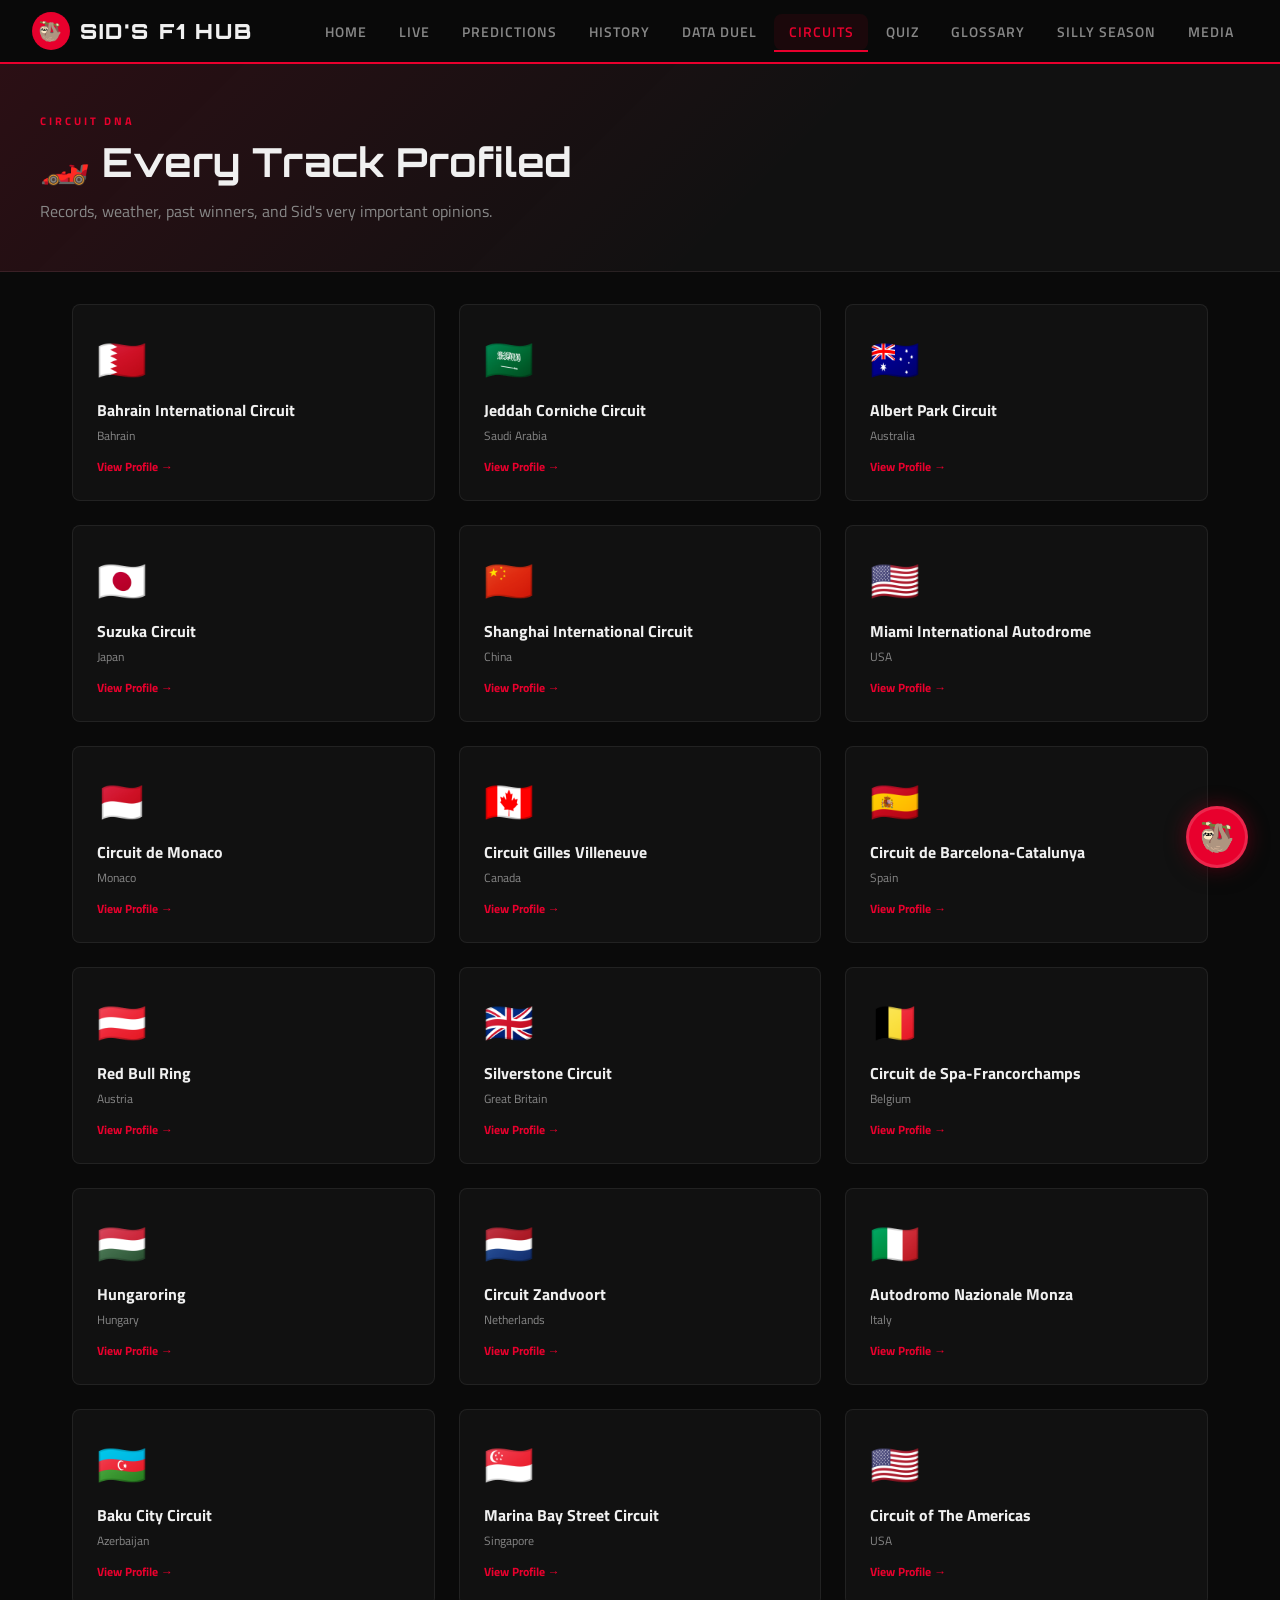
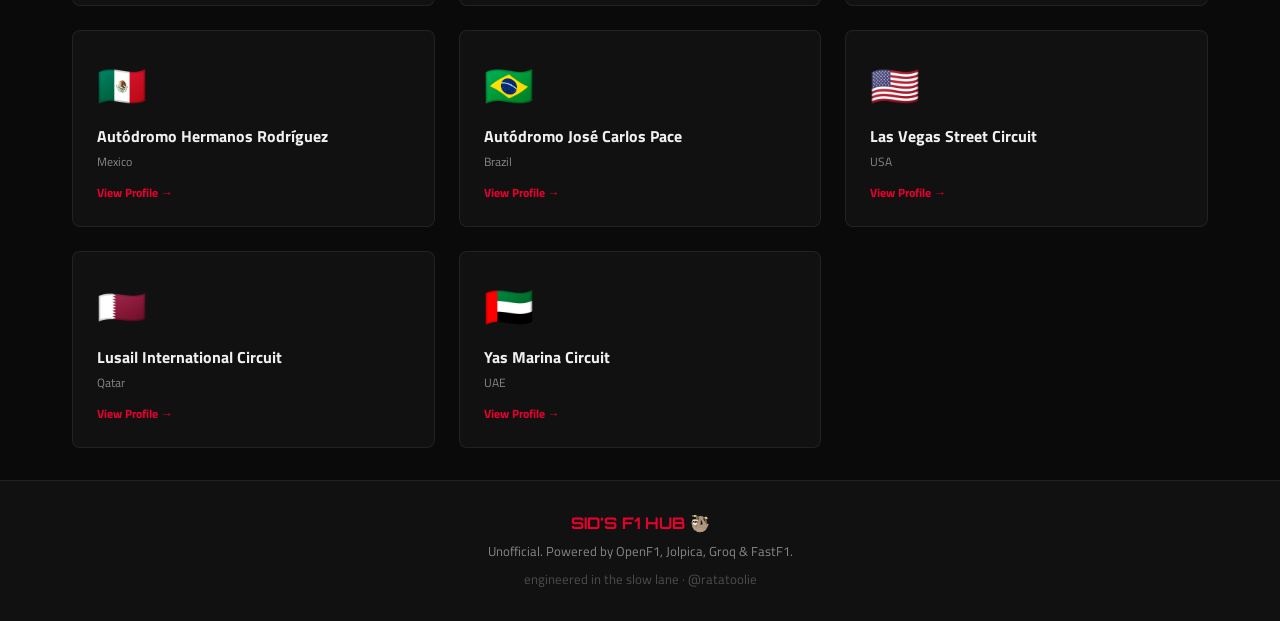
<file: frontend/pages/circuit.html>
<!DOCTYPE html>
<html lang="en">
<head>
  <meta charset="UTF-8" />
  <meta name="viewport" content="width=device-width, initial-scale=1.0" />
  <title>Circuits — SID'S F1 HUB</title>
  <link rel="stylesheet" href="../assets/css/main.css" />
  <link rel="icon" href="data:image/svg+xml,<svg xmlns='http://www.w3.org/2000/svg' viewBox='0 0 100 100'><text y='.9em' font-size='90'>🦥</text></svg>" />
</head>
<body>
<nav class="nav">
  <a href="../index.html" class="nav-logo"><div class="sid-icon-fallback">🦥</div>SID'S F1 HUB</a>
  <ul class="nav-links" id="navLinks">
    <li><a href="../index.html">Home</a></li>
    <li><a href="live.html">Live</a></li>
    <li><a href="predictions.html">Predictions</a></li>
    <li><a href="history.html">History</a></li>
    <li><a href="data-duel.html">Data Duel</a></li>
    <li><a href="circuit.html" class="active">Circuits</a></li>
    <li><a href="quiz.html">Quiz</a></li>
    <li><a href="glossary.html">Glossary</a></li>
    <li><a href="silly-season.html">Silly Season</a></li>
    <li><a href="media.html">Media</a></li>
  </ul>
  <button class="nav-burger" id="navBurger"><span></span><span></span><span></span></button>
</nav>

<div style="padding-top:64px;">
  <div style="background:linear-gradient(135deg,rgba(232,0,45,0.12),transparent 60%),var(--bg2);border-bottom:1px solid var(--border);padding:3rem 2rem;">
    <div style="max-width:1200px;margin:0 auto;">
      <div class="section-tag">Circuit DNA</div>
      <h1 class="section-title" style="font-size:2.5rem;margin-bottom:0.75rem;">🏎️ Every Track Profiled</h1>
      <p style="color:var(--text-dim);max-width:500px;">Records, weather, past winners, and Sid's very important opinions.</p>
    </div>
  </div>

  <!-- Circuit Grid -->
  <div id="circuitGrid" style="max-width:1200px;margin:0 auto;padding:2rem;">
    <div class="grid-auto" id="circuitCards"></div>
  </div>

  <!-- Circuit Detail -->
  <div id="circuitDetail" style="display:none;max-width:1100px;margin:0 auto;padding:2rem;">
    <button class="btn btn-ghost" onclick="closeDetail()" style="margin-bottom:1.5rem;">← All Circuits</button>

    <div style="display:flex;align-items:center;gap:1.5rem;flex-wrap:wrap;margin-bottom:2rem;">
      <div style="font-size:4rem;" id="detailFlag"></div>
      <div>
        <div class="section-tag" id="detailCountry"></div>
        <h2 class="section-title" style="font-size:2rem;" id="detailName"></h2>
      </div>
    </div>

    <div class="grid-4" style="gap:1rem;margin-bottom:2rem;" id="detailStats"></div>

    <div class="grid-2" style="gap:1.5rem;margin-bottom:2rem;">
      <!-- Weather -->
      <div class="card card-accent" id="detailWeatherCard" style="display:none;">
        <div class="section-tag" style="margin-bottom:0.75rem;">Current Weather at Circuit</div>
        <div style="display:flex;align-items:center;gap:1.5rem;flex-wrap:wrap;">
          <div>
            <div class="font-mono fw-900 text-red" style="font-size:2.5rem;" id="detailTemp">--°C</div>
            <div style="font-size:0.8rem;color:var(--text-dim);" id="detailWeatherDesc"></div>
          </div>
          <div style="display:flex;gap:1.5rem;">
            <div><div class="text-dim" style="font-size:0.7rem;text-transform:uppercase;letter-spacing:1px;">Wind</div><div class="font-mono fw-700" id="detailWind">--</div></div>
          </div>
        </div>
      </div>

      <!-- Sid's Take -->
      <div class="card" style="border-left:3px solid var(--red);">
        <div style="display:flex;gap:0.75rem;">
          <div style="font-size:1.5rem;flex-shrink:0;">🦥</div>
          <div>
            <div style="font-size:0.7rem;font-weight:700;letter-spacing:1px;text-transform:uppercase;color:var(--red);margin-bottom:0.4rem;">Sid's Take</div>
            <div style="font-size:0.88rem;font-style:italic;" id="detailSidQuote">Loading Sid's opinion...</div>
          </div>
        </div>
      </div>
    </div>

    <!-- Fun Fact -->
    <div class="card" style="margin-bottom:2rem;border-left:3px solid var(--gold);" id="detailFunFact" style="display:none;">
      <div style="font-size:0.7rem;font-weight:700;letter-spacing:1px;text-transform:uppercase;color:var(--gold);margin-bottom:0.5rem;">⭐ Fun Fact</div>
      <div id="detailFunFactText" style="font-size:0.9rem;"></div>
    </div>

    <!-- Past Winners -->
    <div class="card">
      <div class="section-tag" style="margin-bottom:1rem;">Past Race Winners</div>
      <div id="detailWinners">
        <div class="loading-state"><div class="spinner"></div></div>
      </div>
    </div>
  </div>
</div>

<footer>
  <div class="footer-logo">SID'S F1 HUB 🦥</div>
  <div>Unofficial. Powered by OpenF1, Jolpica, Groq & FastF1.</div>
  <div style="margin-top:0.5rem;opacity:0.5;">engineered in the slow lane · @ratatoolie</div>
</footer>

<div class="sid-chat-bubble">
  <div class="sid-chat-window" id="sidChatWindow">
    <div class="sid-chat-header">
      <div class="avatar"><div class="fallback">🦥</div></div>
      <div><div class="name">Sid the F1 Sloth</div><div class="status">Online</div></div>
    </div>
    <div class="sid-chat-msgs" id="sidMsgs">
      <div class="msg msg-sid">Monaco is basically my ice cave. Narrow, impossible to escape. Ask me anything! 🦥🏎️</div>
    </div>
    <div class="sid-chat-input">
      <input type="text" id="sidInput" placeholder="Ask Sid..." />
      <button id="sidSend"><svg viewBox="0 0 24 24"><path d="M2 21l21-9L2 3v7l15 2-15 2z"/></svg></button>
    </div>
  </div>
  <button class="sid-chat-toggle" id="sidChatToggle"><span class="fallback-face">🦥</span></button>
</div>

<script src="../assets/js/api.js"></script>
<script src="../assets/js/sid-chat.js"></script>
<script>
document.getElementById('navBurger').addEventListener('click', () => {
  document.getElementById('navLinks').classList.toggle('open');
});

const CIRCUITS_CLIENT = {
  bahrain:       { name: 'Bahrain International Circuit',   country: 'Bahrain',     flag: '🇧🇭' },
  saudi_arabia:  { name: 'Jeddah Corniche Circuit',         country: 'Saudi Arabia',flag: '🇸🇦' },
  australia:     { name: 'Albert Park Circuit',             country: 'Australia',   flag: '🇦🇺' },
  japan:         { name: 'Suzuka Circuit',                  country: 'Japan',       flag: '🇯🇵' },
  china:         { name: 'Shanghai International Circuit',  country: 'China',       flag: '🇨🇳' },
  miami:         { name: 'Miami International Autodrome',   country: 'USA',         flag: '🇺🇸' },
  monaco:        { name: 'Circuit de Monaco',               country: 'Monaco',      flag: '🇲🇨' },
  canada:        { name: 'Circuit Gilles Villeneuve',       country: 'Canada',      flag: '🇨🇦' },
  spain:         { name: 'Circuit de Barcelona-Catalunya',  country: 'Spain',       flag: '🇪🇸' },
  austria:       { name: 'Red Bull Ring',                   country: 'Austria',     flag: '🇦🇹' },
  britain:       { name: 'Silverstone Circuit',             country: 'Great Britain',flag:'🇬🇧' },
  belgium:       { name: 'Circuit de Spa-Francorchamps',    country: 'Belgium',     flag: '🇧🇪' },
  hungary:       { name: 'Hungaroring',                     country: 'Hungary',     flag: '🇭🇺' },
  netherlands:   { name: 'Circuit Zandvoort',               country: 'Netherlands', flag: '🇳🇱' },
  italy:         { name: 'Autodromo Nazionale Monza',       country: 'Italy',       flag: '🇮🇹' },
  azerbaijan:    { name: 'Baku City Circuit',               country: 'Azerbaijan',  flag: '🇦🇿' },
  singapore:     { name: 'Marina Bay Street Circuit',       country: 'Singapore',   flag: '🇸🇬' },
  usa:           { name: 'Circuit of The Americas',         country: 'USA',         flag: '🇺🇸' },
  mexico:        { name: 'Autódromo Hermanos Rodríguez',    country: 'Mexico',      flag: '🇲🇽' },
  brazil:        { name: 'Autódromo José Carlos Pace',      country: 'Brazil',      flag: '🇧🇷' },
  las_vegas:     { name: 'Las Vegas Street Circuit',        country: 'USA',         flag: '🇺🇸' },
  qatar:         { name: 'Lusail International Circuit',    country: 'Qatar',       flag: '🇶🇦' },
  abu_dhabi:     { name: 'Yas Marina Circuit',              country: 'UAE',         flag: '🇦🇪' },
};

// Build grid
const grid = document.getElementById('circuitCards');
grid.innerHTML = Object.entries(CIRCUITS_CLIENT).map(([key, c]) => `
  <div class="card" style="cursor:pointer;" onclick="openCircuit('${key}')">
    <div style="font-size:2.5rem;margin-bottom:0.5rem;">${c.flag}</div>
    <div class="fw-700">${c.name}</div>
    <div style="font-size:0.75rem;color:var(--text-dim);margin-top:4px;">${c.country}</div>
    <div style="margin-top:0.75rem;font-size:0.75rem;color:var(--red);font-weight:700;">View Profile →</div>
  </div>`).join('');

async function openCircuit(key) {
  document.getElementById('circuitGrid').style.display = 'none';
  document.getElementById('circuitDetail').style.display = 'block';
  const c = CIRCUITS_CLIENT[key];
  if (c) {
    document.getElementById('detailFlag').textContent = c.flag;
    document.getElementById('detailName').textContent = c.name;
    document.getElementById('detailCountry').textContent = c.country;
  }
  document.getElementById('detailStats').innerHTML = '<div class="loading-state" style="grid-column:1/-1"><div class="spinner"></div></div>';
  document.getElementById('detailWinners').innerHTML = '<div class="loading-state"><div class="spinner"></div></div>';

  const data = await API.getCircuitDNA(key);
  if (!data) return;

  const stats = [
    { label: 'Circuit Length', value: data.length_km ? data.length_km + ' km' : '—' },
    { label: 'Turns', value: data.turns || '—' },
    { label: 'DRS Zones', value: data.drs_zones || '—' },
    { label: 'First GP', value: data.first_gp || '—' },
    { label: 'Lap Record', value: data.lap_record || '—', wide: true },
    { label: 'Overtaking', value: data.overtaking_difficulty || '—', wide: true },
  ];
  document.getElementById('detailStats').innerHTML = stats.map(s => `
    <div class="card" style="padding:1rem;${s.wide?'grid-column:span 2;':''}">
      <div style="font-size:0.7rem;color:var(--text-dim);letter-spacing:1px;text-transform:uppercase;margin-bottom:4px;">${s.label}</div>
      <div class="fw-700" style="font-size:0.9rem;">${s.value}</div>
    </div>`).join('');

  if (data.weather?.temperature != null) {
    const wc = document.getElementById('detailWeatherCard');
    wc.style.display = 'block';
    document.getElementById('detailTemp').textContent = `${Math.round(data.weather.temperature)}°C`;
    document.getElementById('detailWeatherDesc').textContent = descWeather(data.weather.weathercode);
    document.getElementById('detailWind').textContent = `${data.weather.windspeed} km/h`;
  }

  if (data.sid_quote) {
    document.getElementById('detailSidQuote').textContent = data.sid_quote;
  }

  if (data.fun_fact) {
    document.getElementById('detailFunFact').style.display = 'block';
    document.getElementById('detailFunFactText').textContent = data.fun_fact;
  }

  if (data.past_winners?.length) {
    document.getElementById('detailWinners').innerHTML = `
      <table class="standings-table">
        <thead><tr><th>Year</th><th>Winner</th><th>Constructor</th><th>Time / Gap</th></tr></thead>
        <tbody>
          ${data.past_winners.map(w => `
            <tr>
              <td class="font-mono text-dim">${w.year}</td>
              <td class="fw-700">${w.winner}</td>
              <td style="color:var(--text-dim);font-size:0.85rem;">${w.constructor}</td>
              <td class="font-mono" style="font-size:0.82rem;color:var(--text-dim);">${w.time || '—'}</td>
            </tr>`).join('')}
        </tbody>
      </table>`;
  } else {
    document.getElementById('detailWinners').innerHTML = '<div class="text-dim" style="padding:1rem;">No winner data available for this circuit.</div>';
  }

  window.scrollTo({ top: 0, behavior: 'smooth' });
}

function closeDetail() {
  document.getElementById('circuitDetail').style.display = 'none';
  document.getElementById('circuitGrid').style.display = 'block';
}

function descWeather(code) {
  if (!code && code !== 0) return '';
  if (code === 0) return 'Clear sky ☀️';
  if (code <= 3)  return 'Partly cloudy ⛅';
  if (code <= 9)  return 'Overcast ☁️';
  if (code <= 39) return 'Foggy 🌫️';
  if (code <= 69) return 'Rain 🌧️';
  if (code <= 79) return 'Snow 🌨️';
  if (code <= 89) return 'Showers 🌦️';
  return 'Thunderstorm ⛈️';
}
</script>
</body>
</html>
</file>
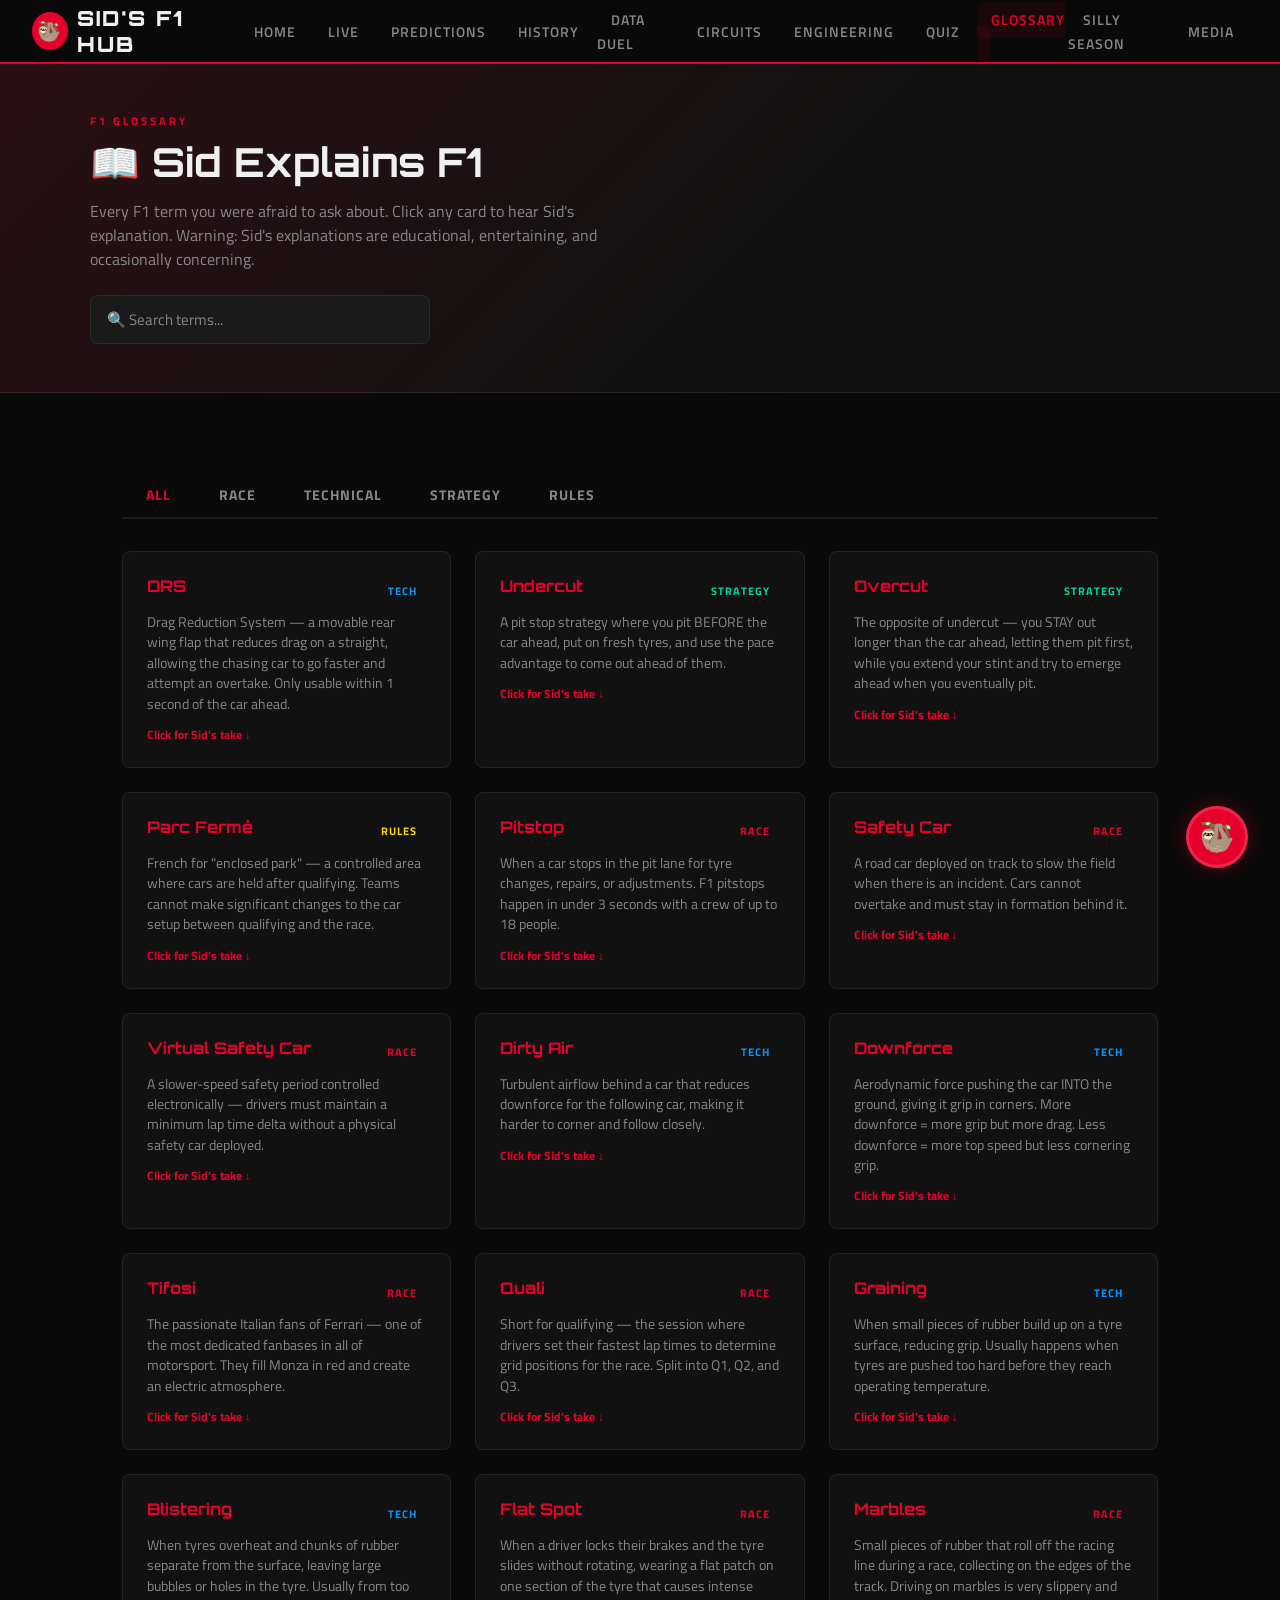
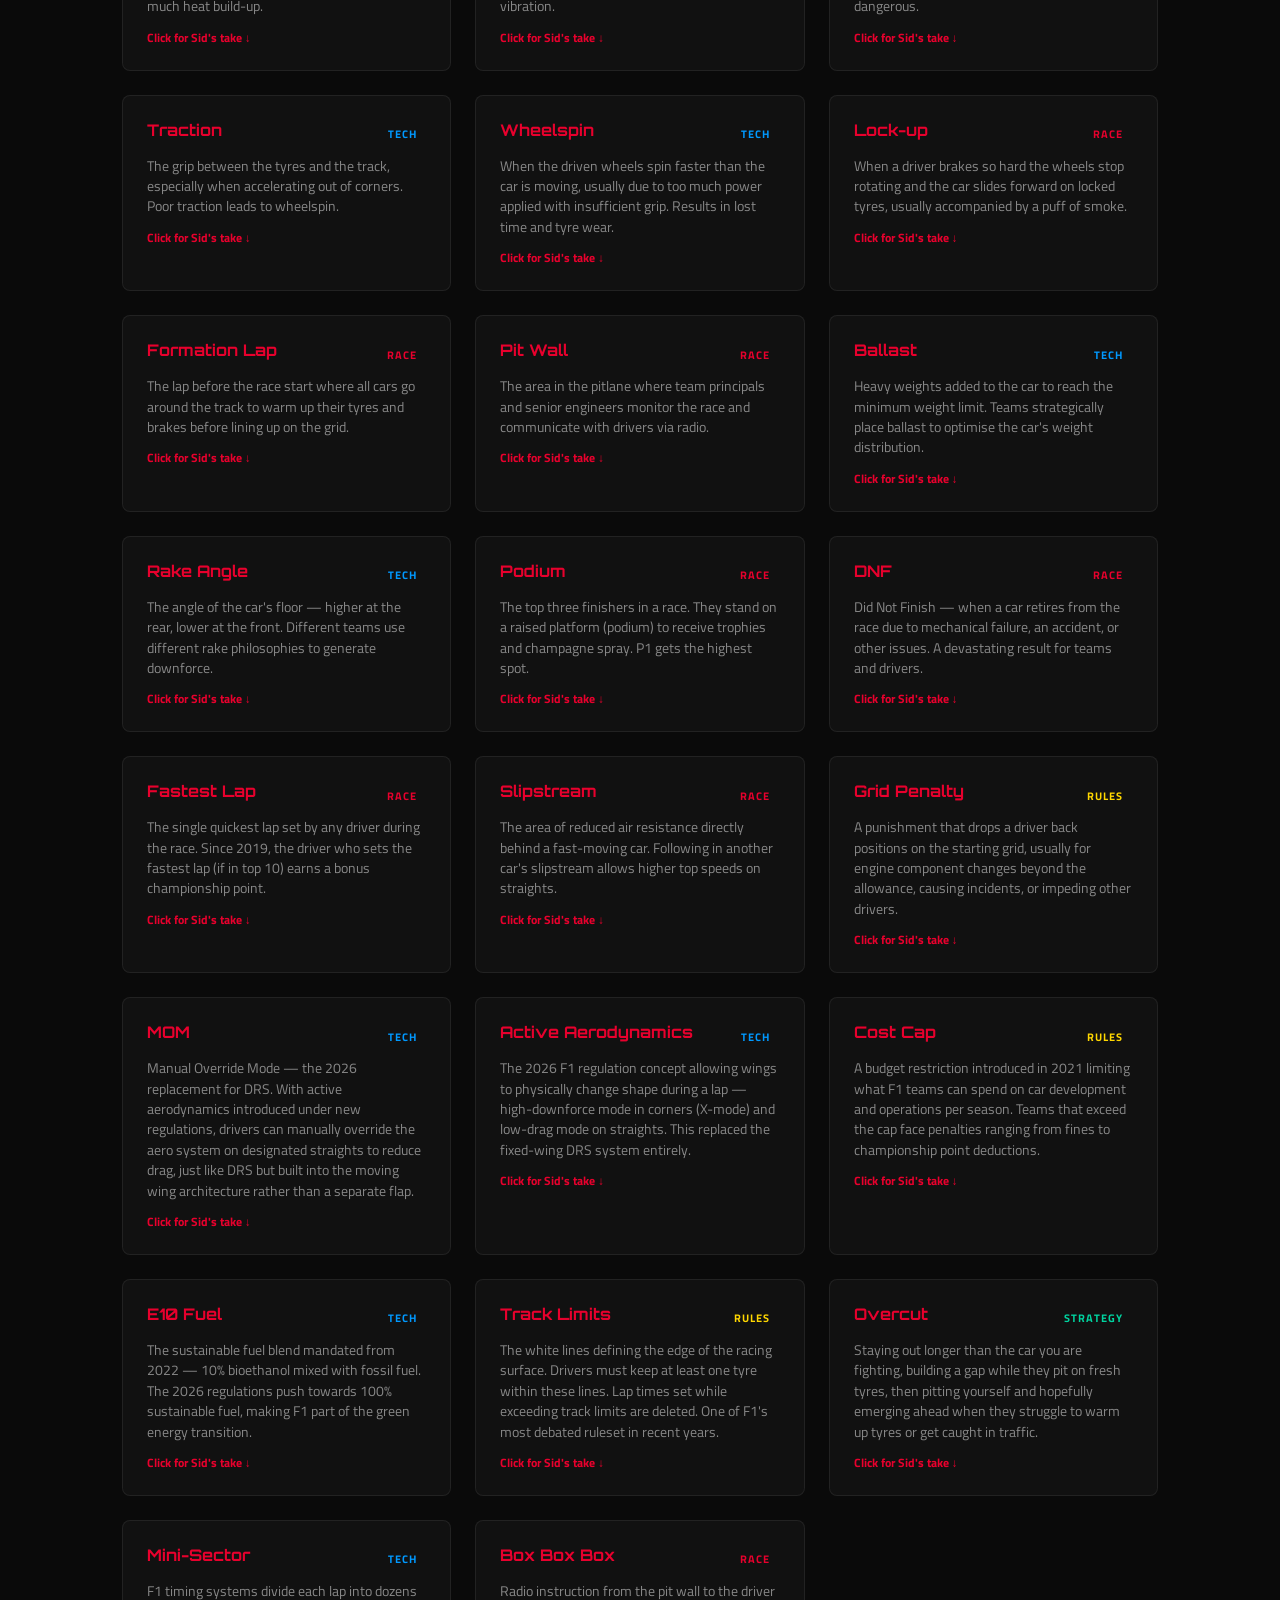
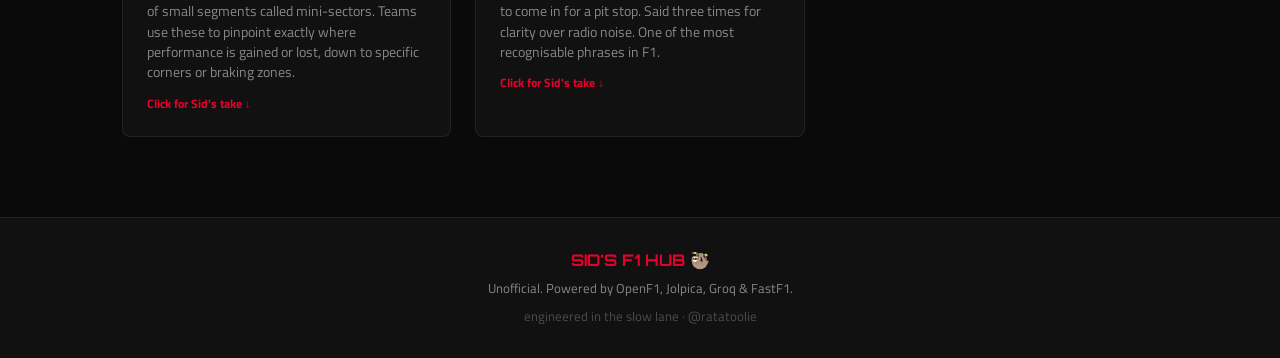
<file: frontend/pages/glossary.html>
<!DOCTYPE html>
<html lang="en">
<head>
  <meta charset="UTF-8" />
  <meta name="viewport" content="width=device-width, initial-scale=1.0" />
  <title>F1 Glossary — SID'S F1 HUB</title>
  <link rel="stylesheet" href="../assets/css/main.css" />
  <link rel="icon" href="data:image/svg+xml,<svg xmlns='http://www.w3.org/2000/svg' viewBox='0 0 100 100'><text y='.9em' font-size='90'>🦥</text></svg>" />
</head>
<body>
<nav class="nav">
  <a href="../index.html" class="nav-logo"><div class="sid-icon-fallback">🦥</div>SID'S F1 HUB</a>
  <ul class="nav-links" id="navLinks">
    <li><a href="../index.html">Home</a></li>
    <li><a href="live.html">Live</a></li>
    <li><a href="predictions.html">Predictions</a></li>
    <li><a href="history.html">History</a></li>
    <li><a href="data-duel.html">Data Duel</a></li>
    <li><a href="circuit.html">Circuits</a></li>
    <li><a href="engineering.html">Engineering</a></li>
    <li><a href="quiz.html">Quiz</a></li>
    <li><a href="glossary.html" class="active">Glossary</a></li>
    <li><a href="silly-season.html">Silly Season</a></li>
    <li><a href="media.html">Media</a></li>
  </ul>
  <button class="nav-burger" id="navBurger"><span></span><span></span><span></span></button>
</nav>

<div style="padding-top:64px;">
  <div style="background:linear-gradient(135deg,rgba(232,0,45,0.12),transparent 60%),var(--bg2);border-bottom:1px solid var(--border);padding:3rem 2rem;">
    <div style="max-width:1100px;margin:0 auto;">
      <div class="section-tag">F1 Glossary</div>
      <h1 class="section-title" style="font-size:2.5rem;margin-bottom:0.75rem;">📖 Sid Explains F1</h1>
      <p style="color:var(--text-dim);max-width:540px;">
        Every F1 term you were afraid to ask about. Click any card to hear Sid's explanation.
        Warning: Sid's explanations are educational, entertaining, and occasionally concerning.
      </p>
      <div style="margin-top:1.5rem;">
        <input class="input" id="searchInput" placeholder="🔍 Search terms..." style="max-width:340px;" oninput="filterTerms(this.value)" />
      </div>
    </div>
  </div>

  <div class="section" style="max-width:1100px;">

    <!-- Category Tabs -->
    <div class="tabs" style="margin-bottom:2rem;">
      <button class="tab active" onclick="filterCategory('all')">All</button>
      <button class="tab" onclick="filterCategory('race')">Race</button>
      <button class="tab" onclick="filterCategory('tech')">Technical</button>
      <button class="tab" onclick="filterCategory('strategy')">Strategy</button>
      <button class="tab" onclick="filterCategory('rules')">Rules</button>
    </div>

    <div id="glossaryGrid" class="grid-3"></div>

    <div id="noResults" style="display:none;text-align:center;padding:3rem;color:var(--text-dim);">
      <div style="font-size:3rem;margin-bottom:1rem;">🦥</div>
      <div>Sid doesn't know that one either. Try searching something else.</div>
    </div>
  </div>
</div>

<footer>
  <div class="footer-logo">SID'S F1 HUB 🦥</div>
  <div>Unofficial. Powered by OpenF1, Jolpica, Groq & FastF1.</div>
  <div style="margin-top:0.5rem;opacity:0.5;">engineered in the slow lane · @ratatoolie</div>
</footer>

<div class="sid-chat-bubble">
  <div class="sid-chat-window" id="sidChatWindow">
    <div class="sid-chat-header">
      <div class="avatar"><div class="fallback">🦥</div></div>
      <div><div class="name">Sid the F1 Sloth</div><div class="status">Online</div></div>
    </div>
    <div class="sid-chat-msgs" id="sidMsgs">
      <div class="msg msg-sid">Click any term and I'll explain it in my OWN special way. You're welcome. 📖🦥</div>
    </div>
    <div class="sid-chat-input">
      <input type="text" id="sidInput" placeholder="Ask Sid..." />
      <button id="sidSend"><svg viewBox="0 0 24 24"><path d="M2 21l21-9L2 3v7l15 2-15 2z"/></svg></button>
    </div>
  </div>
  <button class="sid-chat-toggle" id="sidChatToggle"><span class="fallback-face">🦥</span></button>
</div>

<script src="../assets/js/api.js"></script>
<script src="../assets/js/sid-chat.js"></script>
<script>
document.getElementById('navBurger').addEventListener('click', () => {
  document.getElementById('navLinks').classList.toggle('open');
});

const GLOSSARY = [
  { term: 'DRS', cat: 'tech', def: 'Drag Reduction System — a movable rear wing flap that reduces drag on a straight, allowing the chasing car to go faster and attempt an overtake. Only usable within 1 second of the car ahead.', sid: "It's like when I slide down a glacier — someone opens a flap on my back and suddenly I'm FLYING. Except in F1 it's way more aerodynamic. YEAHHH BUDDY! 🦥" },
  { term: 'Undercut', cat: 'strategy', def: 'A pit stop strategy where you pit BEFORE the car ahead, put on fresh tyres, and use the pace advantage to come out ahead of them.', sid: "The undercut is like sneaking around a mammoth instead of fighting it head on. You pit early, go ZOOM on fresh tyres, and suddenly you're P1. Sneaky but LEGAL! 🦥" },
  { term: 'Overcut', cat: 'strategy', def: 'The opposite of undercut — you STAY out longer than the car ahead, letting them pit first, while you extend your stint and try to emerge ahead when you eventually pit.', sid: "The overcut is like pretending you don't need a snack break when everyone else does. You stay out, build a gap, and when you finally pit — BOOM you're ahead. Very brave. Very risky. Very Sid. 🦥" },
  { term: 'Parc Fermé', cat: 'rules', def: 'French for "enclosed park" — a controlled area where cars are held after qualifying. Teams cannot make significant changes to the car setup between qualifying and the race.', sid: "Parc fermé is like when Diego put me in time-out in the ice age. You can't change ANYTHING. You just sit there with your car and think about what you've done. 🦥🇫🇷" },
  { term: 'Pitstop', cat: 'race', def: 'When a car stops in the pit lane for tyre changes, repairs, or adjustments. F1 pitstops happen in under 3 seconds with a crew of up to 18 people.', sid: "18 people change 4 tyres in under 3 seconds. I watched this happen once and I nearly fainted. I once spent 3 minutes trying to open a coconut. Different energy. 🦥" },
  { term: 'Safety Car', cat: 'race', def: 'A road car deployed on track to slow the field when there is an incident. Cars cannot overtake and must stay in formation behind it.', sid: "The Safety Car is like that one slow mammoth that walks in front of the whole herd and nobody can pass. Everyone gets frustrated. The race director loves it. I have opinions. 🦥" },
  { term: 'Virtual Safety Car', cat: 'race', def: 'A slower-speed safety period controlled electronically — drivers must maintain a minimum lap time delta without a physical safety car deployed.', sid: "The VSC is like an invisible mammoth. You can't see it but you still have to slow down. The engineers invented it because real safety cars were too exciting apparently. 🦥" },
  { term: 'Dirty Air', cat: 'tech', def: 'Turbulent airflow behind a car that reduces downforce for the following car, making it harder to corner and follow closely.', sid: "Dirty air is like running behind a mammoth in a sandstorm. Everything is flying at you, your grip is gone, and you're just SUFFERING. Engineers hate it. Fans love the chaos. 🦥" },
  { term: 'Downforce', cat: 'tech', def: 'Aerodynamic force pushing the car INTO the ground, giving it grip in corners. More downforce = more grip but more drag. Less downforce = more top speed but less cornering grip.', sid: "Downforce is basically me sitting on the car to keep it on the ground. Except engineers do it with wings and floor designs. My way is cheaper. 🦥" },
  { term: 'Tifosi', cat: 'race', def: 'The passionate Italian fans of Ferrari — one of the most dedicated fanbases in all of motorsport. They fill Monza in red and create an electric atmosphere.', sid: "The Tifosi are the most passionate humans I have ever encountered. They will WEEP, SCREAM, and celebrate like it's the end of the ice age. I respect them deeply. FORZA FERRARI (sometimes)! 🦥" },
  { term: 'Quali', cat: 'race', def: 'Short for qualifying — the session where drivers set their fastest lap times to determine grid positions for the race. Split into Q1, Q2, and Q3.', sid: "Quali is basically the world's most expensive time trial. Everyone goes FAST, the slowest ones go home early, and Q3 is ELECTRIC. I watch it standing up. That's saying something for a sloth. 🦥" },
  { term: 'Graining', cat: 'tech', def: 'When small pieces of rubber build up on a tyre surface, reducing grip. Usually happens when tyres are pushed too hard before they reach operating temperature.', sid: "Graining is when the tyre basically revolts against the driver. Little rubber bits go everywhere, grip disappears, and the driver has to nurse it back. Like my fur in summer. Terrible feeling. 🦥" },
  { term: 'Blistering', cat: 'tech', def: 'When tyres overheat and chunks of rubber separate from the surface, leaving large bubbles or holes in the tyre. Usually from too much heat build-up.', sid: "Blistering is WORSE than graining. The tyre is basically self-destructing. I once sat near a volcano in the ice age. Same vibe. Very bad. Very hot. Don't recommend. 🦥" },
  { term: 'Flat Spot', cat: 'race', def: 'When a driver locks their brakes and the tyre slides without rotating, wearing a flat patch on one section of the tyre that causes intense vibration.', sid: "A flat spot means the tyre stopped spinning while the car kept going. It's like if I slid on ice on one foot. Everything vibrates, the driver feels it in their teeth, and the pit crew is NOT happy. 🦥" },
  { term: 'Marbles', cat: 'race', def: 'Small pieces of rubber that roll off the racing line during a race, collecting on the edges of the track. Driving on marbles is very slippery and dangerous.', sid: "Marbles are tiny rubber pieces off the racing line. They look harmless. They are NOT. I tried walking through the paddock after a race once. Nearly went horizontal. More dangerous than a saber-tooth tiger. 🦥" },
  { term: 'Traction', cat: 'tech', def: 'The grip between the tyres and the track, especially when accelerating out of corners. Poor traction leads to wheelspin.', sid: "Traction is grip. Without it, the wheels spin uselessly like me trying to run up an ice hill. Maximum traction = maximum go-fast. Simple! That's the Sid guarantee! 🦥" },
  { term: 'Wheelspin', cat: 'tech', def: 'When the driven wheels spin faster than the car is moving, usually due to too much power applied with insufficient grip. Results in lost time and tyre wear.', sid: "Wheelspin is when your tyres scream 'I CAN\'T COPE' and just... give up momentarily. I do this metaphorically every time I try to make a decision quickly. 🦥" },
  { term: 'Lock-up', cat: 'race', def: 'When a driver brakes so hard the wheels stop rotating and the car slides forward on locked tyres, usually accompanied by a puff of smoke.', sid: "Lock-up! The tyre just goes NOPE, stops spinning, and you get that beautiful puff of smoke. Very dramatic. Very bad for the tyre. Fans love it. Pirelli does not. 🦥" },
  { term: 'Formation Lap', cat: 'race', def: 'The lap before the race start where all cars go around the track to warm up their tyres and brakes before lining up on the grid.', sid: "The formation lap is the world's most expensive parade lap. Everyone weaves to warm tyres. Then they line up. Then 5 red lights. Then CHAOS. I love it so much. 🦥" },
  { term: 'Pit Wall', cat: 'race', def: 'The area in the pitlane where team principals and senior engineers monitor the race and communicate with drivers via radio.', sid: "The pit wall is where the strategists live. They have screens, headsets, and the power to ruin a race with one bad call. Like telling a driver to 'stay out' when they clearly shouldn't. Ferrari knows what I mean. 🦥" },
  { term: 'Ballast', cat: 'tech', def: 'Heavy weights added to the car to reach the minimum weight limit. Teams strategically place ballast to optimise the car\'s weight distribution.', sid: "Ballast is extra weight teams add to the car on purpose. The OPPOSITE of what I do — I would never voluntarily carry extra weight. Unless it's food. Then yes. 🦥" },
  { term: 'Rake Angle', cat: 'tech', def: 'The angle of the car\'s floor — higher at the rear, lower at the front. Different teams use different rake philosophies to generate downforce.', sid: "Rake is basically how much the car tilts nose-down. Some teams liked high rake (Red Bull). Some liked low rake (Mercedes). They argued about this for YEARS. Aerodynamics is wild. 🦥" },
  { term: 'Podium', cat: 'race', def: 'The top three finishers in a race. They stand on a raised platform (podium) to receive trophies and champagne spray. P1 gets the highest spot.', sid: "The podium! P1, P2, P3 stand up there and spray champagne everywhere. It looks amazing. I tried to get on the podium once. Security did not appreciate this. 🦥🏆" },
  { term: 'DNF', cat: 'race', def: 'Did Not Finish — when a car retires from the race due to mechanical failure, an accident, or other issues. A devastating result for teams and drivers.', sid: "DNF = Did Not Finish. The three saddest letters in F1. Almost as sad as when my friends left me behind in the ice age. Almost. At least in F1 nobody froze. 🦥💔" },
  { term: 'Fastest Lap', cat: 'race', def: 'The single quickest lap set by any driver during the race. Since 2019, the driver who sets the fastest lap (if in top 10) earns a bonus championship point.', sid: "One extra point for going fast ONE lap. Teams will pit their driver at the end of the race JUST for this. One point! I would definitely risk my life for one extra point. YEAHHH BUDDY! 🦥⚡" },
  { term: 'Slipstream', cat: 'race', def: 'The area of reduced air resistance directly behind a fast-moving car. Following in another car\'s slipstream allows higher top speeds on straights.', sid: "Slipstream is the F1 version of drafting behind a big mammoth. Less air resistance, more speed. I used to do this with Diego. He was not always happy about it. 🦥" },
  { term: 'Grid Penalty', cat: 'rules', def: 'A punishment that drops a driver back positions on the starting grid, usually for engine component changes beyond the allowance, causing incidents, or impeding other drivers.', sid: "Grid penalties are F1\'s way of saying 'bad boy, go to the back.' Teams take them strategically sometimes — change the engine in Belgium, start at the back, and... still podium. Modern F1 is confusing. 🦥" },
  { term: 'MOM', cat: 'tech', def: 'Manual Override Mode — the 2026 replacement for DRS. With active aerodynamics introduced under new regulations, drivers can manually override the aero system on designated straights to reduce drag, just like DRS but built into the moving wing architecture rather than a separate flap.', sid: "They replaced DRS with MOM. I cannot stop laughing. MOM activates on the straight, reduces drag, and helps overtaking — just like DRS but with a much better acronym. The engineers knew exactly what they were doing. 🦥" },
  { term: 'Active Aerodynamics', cat: 'tech', def: 'The 2026 F1 regulation concept allowing wings to physically change shape during a lap — high-downforce mode in corners (X-mode) and low-drag mode on straights. This replaced the fixed-wing DRS system entirely.', sid: "Wings that MOVE and CHANGE SHAPE during the lap. Not a flap — the whole wing morphs. This is science fiction that became Formula 1. I was already impressed by winglets. Now this. 🦥" },
  { term: 'Cost Cap', cat: 'rules', def: 'A budget restriction introduced in 2021 limiting what F1 teams can spend on car development and operations per season. Teams that exceed the cap face penalties ranging from fines to championship point deductions.', sid: "F1 finally said 'okay maybe spending unlimited money is too much.' The cost cap is meant to level the playing field. Rich teams had feelings about this. The feelings were not positive. 🦥" },
  { term: 'E10 Fuel', cat: 'tech', def: 'The sustainable fuel blend mandated from 2022 — 10% bioethanol mixed with fossil fuel. The 2026 regulations push towards 100% sustainable fuel, making F1 part of the green energy transition.', sid: "They put ethanol in the fuel! 10% sustainable ingredients in every F1 car. By 2026 they want 100% sustainable. The cars will technically be running on plants. Plants going 340 km/h. Wild. 🦥" },
  { term: 'Track Limits', cat: 'rules', def: 'The white lines defining the edge of the racing surface. Drivers must keep at least one tyre within these lines. Lap times set while exceeding track limits are deleted. One of F1\'s most debated ruleset in recent years.', sid: "Track limits! You must stay within the white lines OR ELSE your lap time gets deleted. Drivers push as far as they can. Stewards watch every frame. Fans argue online for days. F1 in 2025. 🦥" },
  { term: 'Overcut', cat: 'strategy', def: 'Staying out longer than the car you are fighting, building a gap while they pit on fresh tyres, then pitting yourself and hopefully emerging ahead when they struggle to warm up tyres or get caught in traffic.', sid: "The overcut is high-risk sophistication. Stay out, build the gap, pray they get held up in the pits, emerge ahead. When it works it looks like genius. When it fails it looks like stubbornness. Fine line. 🦥" },
  { term: 'Mini-Sector', cat: 'tech', def: 'F1 timing systems divide each lap into dozens of small segments called mini-sectors. Teams use these to pinpoint exactly where performance is gained or lost, down to specific corners or braking zones.', sid: "Engineers cut every lap into tiny pieces and measure each one. Not just three sectors — DOZENS. They know exactly which corner cost you 0.003 seconds. I cannot process this level of detail. Respect. 🦥" },
  { term: 'Box Box Box', cat: 'race', def: 'Radio instruction from the pit wall to the driver to come in for a pit stop. Said three times for clarity over radio noise. One of the most recognisable phrases in F1.', sid: "'BOX BOX BOX' on the radio means come in NOW. It sounds urgent because it IS urgent. Strategies live and die in the moment the driver turns into the pit lane. Three words. Everything at stake. 🦥" },
];

let activeCategory = 'all';
let searchTerm = '';

function filterCategory(cat) {
  activeCategory = cat;
  document.querySelectorAll('.tab').forEach((t, i) => {
    t.classList.toggle('active', ['all','race','tech','strategy','rules'][i] === cat);
  });
  renderGlossary();
}

function filterTerms(val) {
  searchTerm = val.toLowerCase();
  renderGlossary();
}

function renderGlossary() {
  const filtered = GLOSSARY.filter(g => {
    const catMatch = activeCategory === 'all' || g.cat === activeCategory;
    const searchMatch = !searchTerm || g.term.toLowerCase().includes(searchTerm) || g.def.toLowerCase().includes(searchTerm);
    return catMatch && searchMatch;
  });

  const grid = document.getElementById('glossaryGrid');
  const noRes = document.getElementById('noResults');

  if (!filtered.length) {
    grid.innerHTML = '';
    noRes.style.display = 'block';
    return;
  }
  noRes.style.display = 'none';

  grid.innerHTML = filtered.map((g, i) => {
    const catColors = { race: 'var(--red)', tech: 'var(--blue)', strategy: 'var(--green)', rules: 'var(--gold)' };
    return `
      <div class="gloss-card fade-in" style="animation-delay:${i*0.04}s" onclick="toggleGloss(this, '${g.term}', \`${g.def.replace(/`/g,'\\`')}\`)">
        <div style="display:flex;align-items:center;justify-content:space-between;margin-bottom:0.5rem;">
          <div class="gloss-term">${g.term}</div>
          <span class="badge" style="background:${catColors[g.cat]}20;color:${catColors[g.cat]}">${g.cat}</span>
        </div>
        <div class="gloss-def">${g.def}</div>
        <div class="gloss-sid" data-sid="${g.sid.replace(/"/g,'&quot;')}">
          <div style="display:flex;gap:0.5rem;">
            <span style="flex-shrink:0;">🦥</span>
            <em>${g.sid}</em>
          </div>
        </div>
        <div style="margin-top:0.75rem;font-size:0.72rem;color:var(--red);font-weight:700;">Click for Sid's take ↓</div>
      </div>`;
  }).join('');
}

const loadingTerms = new Set();

async function toggleGloss(card, term, definition) {
  card.classList.toggle('expanded');
  const sidEl = card.querySelector('.gloss-sid');
  const hint = card.querySelector('[style*="Click for Sid"]');

  if (card.classList.contains('expanded')) {
    if (hint) hint.style.display = 'none';
    // If we already have the static quote, show it; otherwise fetch from API
    if (!sidEl.dataset.loaded) {
      sidEl.dataset.loaded = 'true';
      const staticQuote = sidEl.dataset.sid;
      if (staticQuote && staticQuote !== 'undefined') {
        sidEl.innerHTML = `<div style="display:flex;gap:0.5rem;"><span style="flex-shrink:0;">🦥</span><em>${staticQuote}</em></div>`;
      } else {
        sidEl.innerHTML = '<div style="color:var(--text-dim);font-size:0.82rem;">Loading Sid\'s take...</div>';
        const data = await API.getGlossaryExplain(term, definition);
        sidEl.innerHTML = data?.explanation
          ? `<div style="display:flex;gap:0.5rem;"><span style="flex-shrink:0;">🦥</span><em>${data.explanation}</em></div>`
          : '<div style="color:var(--text-dim);">Sid is thinking... slowly.</div>';
      }
    }
  } else {
    if (hint) hint.style.display = '';
  }
}

renderGlossary();
</script>
</body>
</html>
</file>
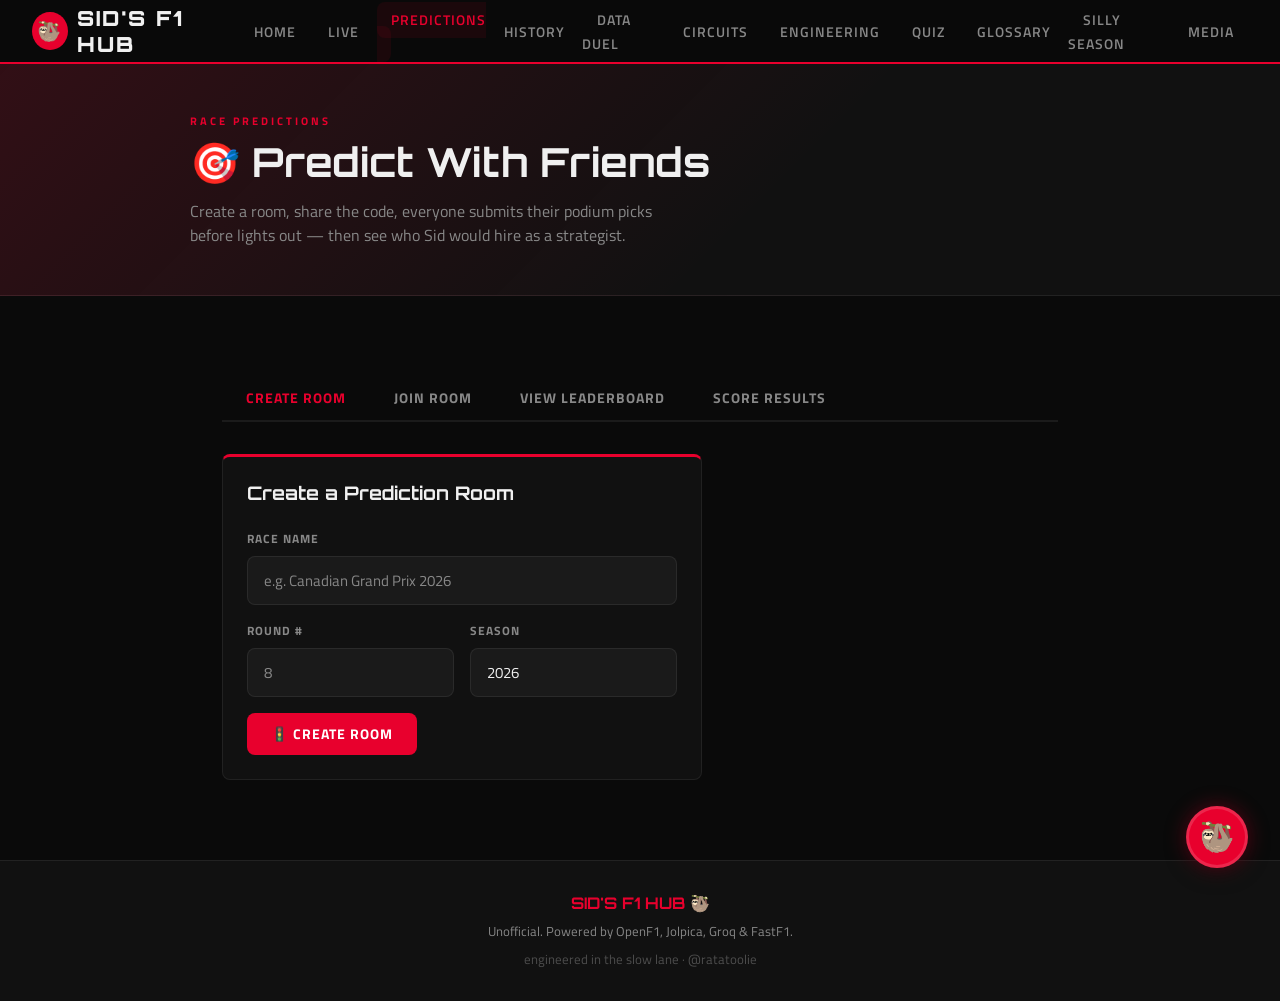
<file: frontend/pages/predictions.html>
<!DOCTYPE html>
<html lang="en">
<head>
  <meta charset="UTF-8" />
  <meta name="viewport" content="width=device-width, initial-scale=1.0" />
  <title>Predictions — SID'S F1 HUB</title>
  <link rel="stylesheet" href="../assets/css/main.css" />
  <link rel="icon" href="data:image/svg+xml,<svg xmlns='http://www.w3.org/2000/svg' viewBox='0 0 100 100'><text y='.9em' font-size='90'>🦥</text></svg>" />
</head>
<body>
<nav class="nav">
  <a href="../index.html" class="nav-logo">
    <div class="sid-icon-fallback">🦥</div>
    SID'S F1 HUB
  </a>
  <ul class="nav-links" id="navLinks">
    <li><a href="../index.html">Home</a></li>
    <li><a href="live.html">Live</a></li>
    <li><a href="predictions.html" class="active">Predictions</a></li>
    <li><a href="history.html">History</a></li>
    <li><a href="data-duel.html">Data Duel</a></li>
    <li><a href="circuit.html">Circuits</a></li>
    <li><a href="engineering.html">Engineering</a></li>
    <li><a href="quiz.html">Quiz</a></li>
    <li><a href="glossary.html">Glossary</a></li>
    <li><a href="silly-season.html">Silly Season</a></li>
    <li><a href="media.html">Media</a></li>
  </ul>
  <button class="nav-burger" id="navBurger"><span></span><span></span><span></span></button>
</nav>

<div style="padding-top:64px;">
  <div style="background:linear-gradient(135deg,rgba(232,0,45,0.15),transparent 60%),var(--bg2);border-bottom:1px solid var(--border);padding:3rem 2rem;">
    <div style="max-width:900px;margin:0 auto;">
      <div class="section-tag">Race Predictions</div>
      <h1 class="section-title" style="font-size:2.5rem;margin-bottom:0.75rem;">🎯 Predict With Friends</h1>
      <p style="color:var(--text-dim);font-size:1rem;max-width:500px;">
        Create a room, share the code, everyone submits their podium picks before lights out — then see who Sid would hire as a strategist.
      </p>
    </div>
  </div>

  <div class="section" style="max-width:900px;">

    <!-- TABS -->
    <div class="tabs">
      <button class="tab active" onclick="showTab('create')">Create Room</button>
      <button class="tab" onclick="showTab('join')">Join Room</button>
      <button class="tab" onclick="showTab('view')">View Leaderboard</button>
      <button class="tab" onclick="showTab('score')">Score Results</button>
    </div>

    <!-- CREATE -->
    <div id="tab-create">
      <div class="card card-accent" style="max-width:480px;">
        <h3 class="font-mono fw-700" style="margin-bottom:1.5rem;">Create a Prediction Room</h3>
        <div style="display:flex;flex-direction:column;gap:1rem;">
          <div>
            <label style="font-size:0.75rem;font-weight:700;letter-spacing:1px;text-transform:uppercase;color:var(--text-dim);display:block;margin-bottom:0.5rem;">Race Name</label>
            <input class="input" id="createRaceName" placeholder="e.g. Canadian Grand Prix 2026" />
          </div>
          <div class="grid-2" style="gap:1rem;">
            <div>
              <label style="font-size:0.75rem;font-weight:700;letter-spacing:1px;text-transform:uppercase;color:var(--text-dim);display:block;margin-bottom:0.5rem;">Round #</label>
              <input class="input" id="createRound" type="number" min="1" max="24" placeholder="8" />
            </div>
            <div>
              <label style="font-size:0.75rem;font-weight:700;letter-spacing:1px;text-transform:uppercase;color:var(--text-dim);display:block;margin-bottom:0.5rem;">Season</label>
              <input class="input" id="createSeason" type="number" value="2026" />
            </div>
          </div>
          <button class="btn btn-primary" onclick="createRoom()" style="align-self:flex-start;">
            🚦 Create Room
          </button>
        </div>
      </div>

      <div id="createResult" style="display:none;margin-top:2rem;" class="card card-accent">
        <div class="section-tag">Room Created!</div>
        <div style="margin-top:0.5rem;margin-bottom:1rem;">Share this code with your friends:</div>
        <div class="room-code" id="newRoomCode"></div>
        <div style="margin-top:1.5rem;display:flex;gap:1rem;flex-wrap:wrap;">
          <button class="btn btn-outline" onclick="copyCode()">📋 Copy Code</button>
          <button class="btn btn-ghost" onclick="goToRoom()">View Room →</button>
        </div>
        <div style="margin-top:1rem;font-size:0.8rem;color:var(--text-dim);">
          🦥 Sid says: "Tell EVERYONE. Even mammoths."
        </div>
      </div>
    </div>

    <!-- JOIN -->
    <div id="tab-join" style="display:none;">
      <div class="card card-accent" style="max-width:480px;">
        <h3 class="font-mono fw-700" style="margin-bottom:1.5rem;">Join a Room & Submit Prediction</h3>
        <div style="display:flex;flex-direction:column;gap:1rem;">
          <div>
            <label style="font-size:0.75rem;font-weight:700;letter-spacing:1px;text-transform:uppercase;color:var(--text-dim);display:block;margin-bottom:0.5rem;">Room Code</label>
            <input class="input" id="joinCode" placeholder="e.g. ABC123" style="text-transform:uppercase;font-family:var(--font-mono);font-size:1.1rem;letter-spacing:3px;" maxlength="6" />
          </div>
          <div>
            <label style="font-size:0.75rem;font-weight:700;letter-spacing:1px;text-transform:uppercase;color:var(--text-dim);display:block;margin-bottom:0.5rem;">Your Name</label>
            <input class="input" id="joinName" placeholder="e.g. Sid" />
          </div>
          <div style="background:var(--bg3);border:1px solid var(--border);border-radius:var(--radius);padding:1.25rem;">
            <div style="font-size:0.75rem;font-weight:700;letter-spacing:1px;text-transform:uppercase;color:var(--text-dim);margin-bottom:1rem;">Your Podium Predictions</div>
            <div style="display:flex;flex-direction:column;gap:0.75rem;">
              <div style="display:flex;align-items:center;gap:0.75rem;">
                <span style="color:var(--gold);font-family:var(--font-mono);font-weight:900;min-width:32px;">P1</span>
                <input class="input" id="joinP1" placeholder="Driver surname (e.g. Verstappen)" />
              </div>
              <div style="display:flex;align-items:center;gap:0.75rem;">
                <span style="color:var(--silver);font-family:var(--font-mono);font-weight:900;min-width:32px;">P2</span>
                <input class="input" id="joinP2" placeholder="Driver surname" />
              </div>
              <div style="display:flex;align-items:center;gap:0.75rem;">
                <span style="color:var(--bronze);font-family:var(--font-mono);font-weight:900;min-width:32px;">P3</span>
                <input class="input" id="joinP3" placeholder="Driver surname" />
              </div>
              <div style="display:flex;align-items:center;gap:0.75rem;">
                <span style="color:var(--green);font-family:var(--font-mono);font-weight:900;min-width:32px;">FL</span>
                <input class="input" id="joinFL" placeholder="Fastest Lap (optional)" />
              </div>
            </div>
          </div>
          <div style="background:rgba(232,0,45,0.08);border:1px solid rgba(232,0,45,0.2);border-radius:var(--radius);padding:1rem;font-size:0.82rem;color:var(--text-dim);">
            <strong style="color:var(--red);">Scoring:</strong> P1 exact = 25pts · P2 exact = 18pts · P3 exact = 15pts · On podium wrong spot = 6pts · Fastest Lap = 10pts
          </div>
          <button class="btn btn-primary" onclick="submitPrediction()" style="align-self:flex-start;">
            🏎️ Lock In Predictions
          </button>
        </div>
      </div>
      <div id="joinResult" style="display:none;margin-top:1.5rem;" class="card">
        <div style="font-size:1.5rem;margin-bottom:0.5rem;">✅</div>
        <div class="font-mono fw-700" id="joinResultMsg">Prediction submitted!</div>
        <div style="color:var(--text-dim);font-size:0.85rem;margin-top:0.5rem;">Check the leaderboard after the race.</div>
      </div>
    </div>

    <!-- VIEW LEADERBOARD -->
    <div id="tab-view" style="display:none;">
      <div class="card" style="max-width:480px;margin-bottom:2rem;">
        <div style="display:flex;gap:1rem;align-items:flex-end;">
          <div style="flex:1;">
            <label style="font-size:0.75rem;font-weight:700;letter-spacing:1px;text-transform:uppercase;color:var(--text-dim);display:block;margin-bottom:0.5rem;">Room Code</label>
            <input class="input" id="viewCode" placeholder="Enter room code" style="text-transform:uppercase;font-family:var(--font-mono);font-size:1.1rem;letter-spacing:3px;" maxlength="6" />
          </div>
          <button class="btn btn-primary" onclick="loadRoom()">View</button>
        </div>
      </div>
      <div id="roomView" style="display:none;">
        <div style="margin-bottom:1.5rem;">
          <div class="section-tag" id="roomRaceName"></div>
          <div style="display:flex;align-items:center;gap:1rem;margin-top:0.5rem;">
            <div class="room-code" style="font-size:1.5rem;" id="roomCodeDisplay"></div>
            <span id="roomLockBadge"></span>
          </div>
        </div>
        <div id="roomPredictions"></div>
      </div>
    </div>

    <!-- SCORE -->
    <div id="tab-score" style="display:none;">
      <div class="card card-accent" style="max-width:480px;">
        <h3 class="font-mono fw-700" style="margin-bottom:1.5rem;">Score a Room After the Race</h3>
        <div style="display:flex;flex-direction:column;gap:1rem;">
          <div>
            <label style="font-size:0.75rem;font-weight:700;letter-spacing:1px;text-transform:uppercase;color:var(--text-dim);display:block;margin-bottom:0.5rem;">Room Code</label>
            <input class="input" id="scoreCode" placeholder="Room code" style="text-transform:uppercase;font-family:var(--font-mono);font-size:1.1rem;letter-spacing:3px;" maxlength="6" />
          </div>
          <div style="background:var(--bg3);border:1px solid var(--border);border-radius:var(--radius);padding:1.25rem;">
            <div style="font-size:0.75rem;font-weight:700;letter-spacing:1px;text-transform:uppercase;color:var(--text-dim);margin-bottom:1rem;">Actual Race Result</div>
            <div style="display:flex;flex-direction:column;gap:0.75rem;">
              <div style="display:flex;align-items:center;gap:0.75rem;">
                <span style="color:var(--gold);font-family:var(--font-mono);font-weight:900;min-width:32px;">P1</span>
                <input class="input" id="actualP1" placeholder="Winner surname" />
              </div>
              <div style="display:flex;align-items:center;gap:0.75rem;">
                <span style="color:var(--silver);font-family:var(--font-mono);font-weight:900;min-width:32px;">P2</span>
                <input class="input" id="actualP2" placeholder="P2 surname" />
              </div>
              <div style="display:flex;align-items:center;gap:0.75rem;">
                <span style="color:var(--bronze);font-family:var(--font-mono);font-weight:900;min-width:32px;">P3</span>
                <input class="input" id="actualP3" placeholder="P3 surname" />
              </div>
              <div style="display:flex;align-items:center;gap:0.75rem;">
                <span style="color:var(--green);font-family:var(--font-mono);font-weight:900;min-width:32px;">FL</span>
                <input class="input" id="actualFL" placeholder="Fastest lap driver" />
              </div>
            </div>
          </div>
          <button class="btn btn-primary" onclick="scoreRoom()">🏆 Calculate Scores</button>
        </div>
      </div>
      <div id="scoreResult" style="display:none;margin-top:2rem;">
        <div class="section-tag">Final Leaderboard</div>
        <div id="finalLeaderboard" style="margin-top:1rem;display:flex;flex-direction:column;gap:0.75rem;"></div>
      </div>
    </div>

  </div>
</div>

<footer>
  <div class="footer-logo">SID'S F1 HUB 🦥</div>
  <div>Unofficial. Powered by OpenF1, Jolpica, Groq & FastF1.</div>
  <div style="margin-top:0.5rem;opacity:0.5;">engineered in the slow lane · @ratatoolie</div>
</footer>

<div class="sid-chat-bubble">
  <div class="sid-chat-window" id="sidChatWindow">
    <div class="sid-chat-header">
      <div class="avatar"><div class="fallback">🦥</div></div>
      <div><div class="name">Sid the F1 Sloth</div><div class="status">Online</div></div>
    </div>
    <div class="sid-chat-msgs" id="sidMsgs">
      <div class="msg msg-sid">I predicted WRONG last race too, so we're in this together buddy! 🦥</div>
    </div>
    <div class="sid-chat-input">
      <input type="text" id="sidInput" placeholder="Ask Sid..." />
      <button id="sidSend"><svg viewBox="0 0 24 24"><path d="M2 21l21-9L2 3v7l15 2-15 2z"/></svg></button>
    </div>
  </div>
  <button class="sid-chat-toggle" id="sidChatToggle">
    <span class="fallback-face">🦥</span>
  </button>
</div>

<script src="../assets/js/api.js"></script>
<script src="../assets/js/sid-chat.js"></script>
<script>
let _newRoomCode = '';

document.getElementById('navBurger').addEventListener('click', () => {
  document.getElementById('navLinks').classList.toggle('open');
});
document.getElementById('joinCode').addEventListener('input', e => {
  e.target.value = e.target.value.toUpperCase();
});
document.getElementById('viewCode').addEventListener('input', e => {
  e.target.value = e.target.value.toUpperCase();
});
document.getElementById('scoreCode').addEventListener('input', e => {
  e.target.value = e.target.value.toUpperCase();
});

function showTab(name) {
  ['create','join','view','score'].forEach(t => {
    document.getElementById('tab-' + t).style.display = t === name ? 'block' : 'none';
  });
  document.querySelectorAll('.tab').forEach((btn, i) => {
    btn.classList.toggle('active', ['create','join','view','score'][i] === name);
  });
}

async function createRoom() {
  const raceName   = document.getElementById('createRaceName').value.trim();
  const raceRound  = parseInt(document.getElementById('createRound').value);
  const season     = parseInt(document.getElementById('createSeason').value);
  if (!raceName || !raceRound || !season) return alert('Please fill in all fields.');
  const data = await API.createRoom({ race_name: raceName, race_round: raceRound, season });
  if (!data?.code) return alert('Error creating room. Try again.');
  _newRoomCode = data.code;
  document.getElementById('newRoomCode').textContent = data.code;
  document.getElementById('createResult').style.display = 'block';
  document.getElementById('createResult').scrollIntoView({ behavior: 'smooth', block: 'nearest' });
}

function copyCode() {
  navigator.clipboard.writeText(_newRoomCode).then(() => alert('Code copied: ' + _newRoomCode));
}

function goToRoom() {
  document.getElementById('viewCode').value = _newRoomCode;
  showTab('view');
  loadRoom();
}

async function submitPrediction() {
  const code = document.getElementById('joinCode').value.trim().toUpperCase();
  const username = document.getElementById('joinName').value.trim();
  const p1 = document.getElementById('joinP1').value.trim();
  const p2 = document.getElementById('joinP2').value.trim();
  const p3 = document.getElementById('joinP3').value.trim();
  const fastest_lap = document.getElementById('joinFL').value.trim();
  if (!code || !username || !p1 || !p2 || !p3) return alert('Fill in all required fields.');
  const data = await API.submitPrediction(code, { username, p1, p2, p3, fastest_lap });
  if (!data) return alert('Error — room not found or already submitted.');
  const res = document.getElementById('joinResult');
  document.getElementById('joinResultMsg').textContent = `✅ ${data.message} (${username})`;
  res.style.display = 'block';
  res.scrollIntoView({ behavior: 'smooth', block: 'nearest' });
}

async function loadRoom() {
  const code = document.getElementById('viewCode').value.trim().toUpperCase();
  if (!code) return;
  const room = await API.getRoom(code);
  if (!room) return alert('Room not found.');
  document.getElementById('roomView').style.display = 'block';
  document.getElementById('roomRaceName').textContent = room.race_name;
  document.getElementById('roomCodeDisplay').textContent = room.code;
  document.getElementById('roomLockBadge').innerHTML = room.locked
    ? '<span class="badge badge-red">🔒 Locked</span>'
    : '<span class="badge badge-green">🟢 Open</span>';

  const container = document.getElementById('roomPredictions');
  if (!room.predictions?.length) {
    container.innerHTML = '<div class="text-dim" style="padding:1rem;">No predictions yet. Share the code!</div>';
    return;
  }
  const sorted = [...room.predictions].sort((a, b) => b.score - a.score);
  container.innerHTML = `
    <div style="display:flex;flex-direction:column;gap:0.75rem;">
      ${sorted.map((p, i) => `
        <div class="leaderboard-row ${i===0?'top1':i===1?'top2':i===2?'top3':''}">
          <div class="lb-rank ${i===0?'text-gold':i===1?'text-dim':''}">${i===0?'🥇':i===1?'🥈':i===2?'🥉':i+1}</div>
          <div style="flex:1;">
            <div class="fw-700">${p.username}</div>
            <div style="font-size:0.78rem;color:var(--text-dim);margin-top:2px;">
              🥇 ${p.p1} &nbsp;·&nbsp; 🥈 ${p.p2} &nbsp;·&nbsp; 🥉 ${p.p3}
              ${p.fastest_lap ? ` &nbsp;·&nbsp; ⚡ ${p.fastest_lap}` : ''}
            </div>
          </div>
          <div class="lb-score">${room.locked ? p.score + ' pts' : '—'}</div>
        </div>`).join('')}
    </div>
    <div style="margin-top:1rem;font-size:0.8rem;color:var(--text-dim);">
      ${room.count} prediction${room.count !== 1 ? 's' : ''} submitted
      ${room.locked ? '' : ' · Scores shown after race is scored.'}
    </div>`;
}

async function scoreRoom() {
  const code = document.getElementById('scoreCode').value.trim().toUpperCase();
  const p1 = document.getElementById('actualP1').value.trim();
  const p2 = document.getElementById('actualP2').value.trim();
  const p3 = document.getElementById('actualP3').value.trim();
  const fl = document.getElementById('actualFL').value.trim();
  if (!code || !p1 || !p2 || !p3) return alert('Fill in all fields.');
  const data = await API.scoreRoom(code, { actual_p1: p1, actual_p2: p2, actual_p3: p3, actual_fastest_lap: fl });
  if (!data) return alert('Error scoring room.');
  document.getElementById('scoreResult').style.display = 'block';
  const lb = document.getElementById('finalLeaderboard');
  lb.innerHTML = data.leaderboard.map((p, i) => `
    <div class="leaderboard-row ${i===0?'top1':i===1?'top2':i===2?'top3':''}">
      <div class="lb-rank">${i===0?'🥇':i===1?'🥈':i===2?'🥉':i+1}</div>
      <div style="flex:1;">
        <div class="fw-700">${p.username}</div>
        <div style="font-size:0.78rem;color:var(--text-dim);margin-top:2px;">
          Predicted: 🥇${p.p1} · 🥈${p.p2} · 🥉${p.p3}
        </div>
      </div>
      <div class="lb-score">${p.score} pts</div>
    </div>`).join('');
  document.getElementById('scoreResult').scrollIntoView({ behavior: 'smooth' });
}
</script>
</body>
</html>
</file>
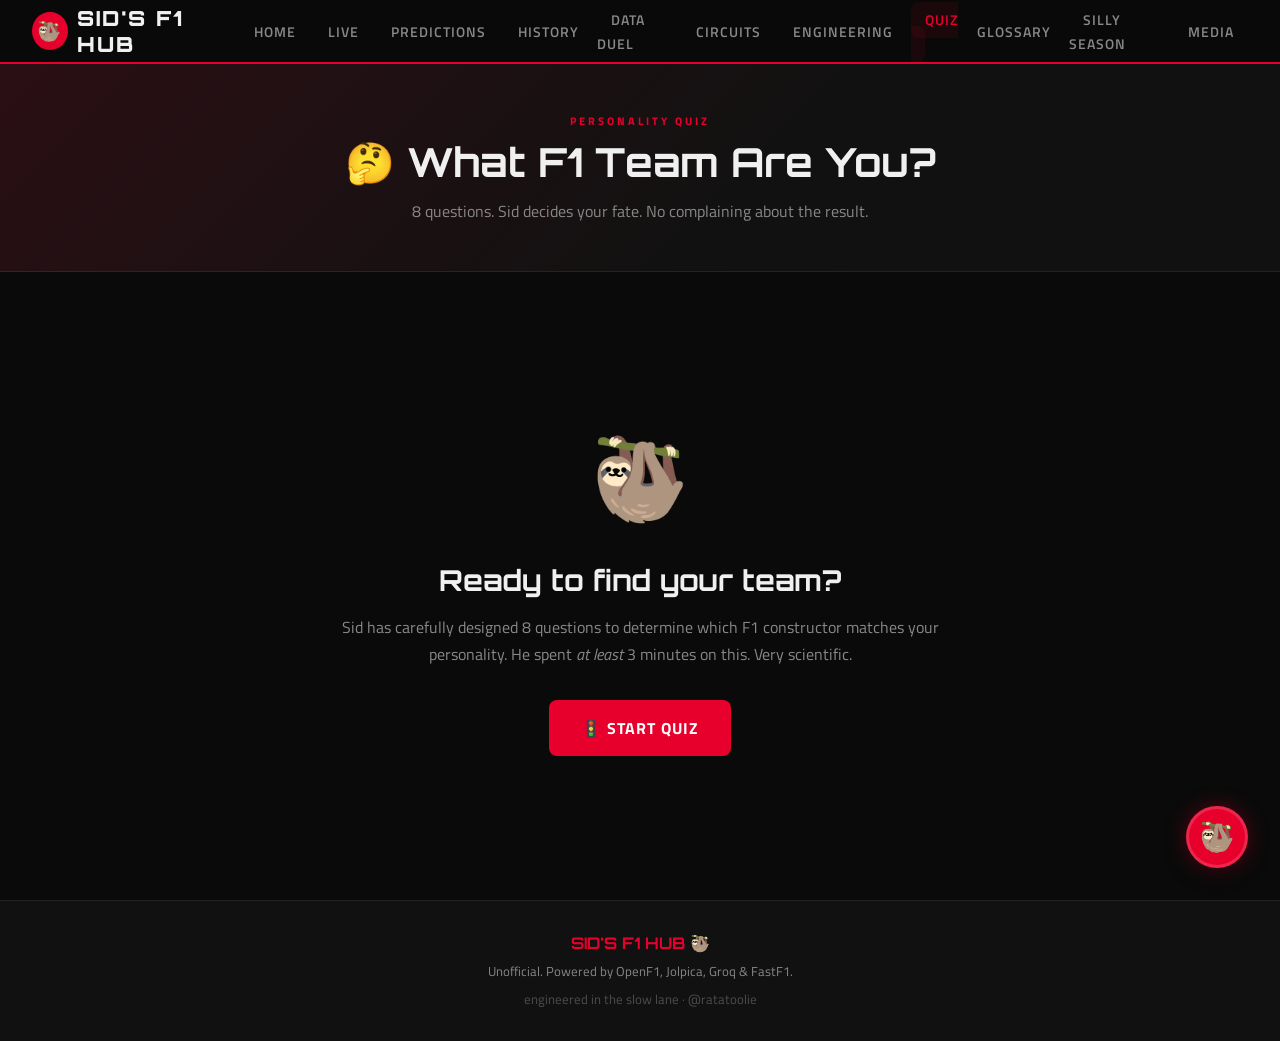
<file: frontend/pages/quiz.html>
<!DOCTYPE html>
<html lang="en">
<head>
  <meta charset="UTF-8" />
  <meta name="viewport" content="width=device-width, initial-scale=1.0" />
  <title>What F1 Team Are You? — SID'S F1 HUB</title>
  <link rel="stylesheet" href="../assets/css/main.css" />
  <link rel="icon" href="data:image/svg+xml,<svg xmlns='http://www.w3.org/2000/svg' viewBox='0 0 100 100'><text y='.9em' font-size='90'>🦥</text></svg>" />
</head>
<body>
<nav class="nav">
  <a href="../index.html" class="nav-logo"><div class="sid-icon-fallback">🦥</div>SID'S F1 HUB</a>
  <ul class="nav-links" id="navLinks">
    <li><a href="../index.html">Home</a></li>
    <li><a href="live.html">Live</a></li>
    <li><a href="predictions.html">Predictions</a></li>
    <li><a href="history.html">History</a></li>
    <li><a href="data-duel.html">Data Duel</a></li>
    <li><a href="circuit.html">Circuits</a></li>
    <li><a href="engineering.html">Engineering</a></li>
    <li><a href="quiz.html" class="active">Quiz</a></li>
    <li><a href="glossary.html">Glossary</a></li>
    <li><a href="silly-season.html">Silly Season</a></li>
    <li><a href="media.html">Media</a></li>
  </ul>
  <button class="nav-burger" id="navBurger"><span></span><span></span><span></span></button>
</nav>

<div style="padding-top:64px;min-height:100vh;display:flex;flex-direction:column;">
  <div style="background:linear-gradient(135deg,rgba(232,0,45,0.12),transparent 60%),var(--bg2);border-bottom:1px solid var(--border);padding:3rem 2rem;">
    <div style="max-width:700px;margin:0 auto;text-align:center;">
      <div class="section-tag">Personality Quiz</div>
      <h1 class="section-title" style="font-size:2.5rem;margin-bottom:0.75rem;">🤔 What F1 Team Are You?</h1>
      <p style="color:var(--text-dim);">8 questions. Sid decides your fate. No complaining about the result.</p>
    </div>
  </div>

  <div style="flex:1;display:flex;align-items:center;justify-content:center;padding:3rem 2rem;">
    <div style="width:100%;max-width:620px;">

      <!-- START SCREEN -->
      <div id="startScreen" style="text-align:center;">
        <div style="font-size:5rem;margin-bottom:1.5rem;">🦥</div>
        <h2 class="font-mono fw-700" style="font-size:1.8rem;margin-bottom:1rem;">Ready to find your team?</h2>
        <p style="color:var(--text-dim);margin-bottom:2rem;line-height:1.7;">
          Sid has carefully designed 8 questions to determine which F1 constructor matches your personality.
          He spent <em>at least</em> 3 minutes on this. Very scientific.
        </p>
        <button class="btn btn-primary" style="font-size:1rem;padding:1rem 2rem;" onclick="startQuiz()">
          🚦 Start Quiz
        </button>
      </div>

      <!-- QUIZ SCREEN -->
      <div id="quizScreen" style="display:none;">
        <div class="quiz-progress">
          <div class="quiz-progress-fill" id="progressFill" style="width:0%"></div>
        </div>
        <div style="font-size:0.75rem;color:var(--text-dim);margin-bottom:1.5rem;text-align:center;">
          Question <span id="qNum">1</span> of 8
        </div>
        <h2 style="font-size:1.3rem;font-weight:700;margin-bottom:1.5rem;line-height:1.4;" id="questionText"></h2>
        <div id="optionsContainer" style="display:flex;flex-direction:column;gap:0.75rem;"></div>
      </div>

      <!-- RESULT SCREEN -->
      <div id="resultScreen" style="display:none;text-align:center;">
        <div style="font-size:0.8rem;font-weight:700;letter-spacing:2px;text-transform:uppercase;color:var(--text-dim);margin-bottom:0.5rem;">You are...</div>
        <div style="font-size:5rem;margin-bottom:0.5rem;" id="resultFlag"></div>
        <h2 class="font-mono fw-900" style="font-size:2.5rem;margin-bottom:0.5rem;" id="resultTeamName"></h2>
        <div style="font-size:1rem;color:var(--text-dim);margin-bottom:2rem;" id="resultTeamTagline"></div>

        <div class="card" style="margin-bottom:1.5rem;text-align:left;">
          <div style="font-size:0.7rem;font-weight:700;letter-spacing:1px;text-transform:uppercase;color:var(--red);margin-bottom:0.75rem;">Why Sid picked this for you:</div>
          <div style="font-size:0.95rem;line-height:1.6;" id="resultDescription"></div>
        </div>

        <div class="card" style="margin-bottom:2rem;text-align:left;border-left:3px solid var(--red);">
          <div style="display:flex;gap:0.75rem;">
            <div style="font-size:1.5rem;">🦥</div>
            <div style="font-size:0.9rem;font-style:italic;" id="resultSidQuote"></div>
          </div>
        </div>

        <div style="display:flex;gap:1rem;justify-content:center;flex-wrap:wrap;">
          <button class="btn btn-primary" onclick="restartQuiz()">🔄 Try Again</button>
          <button class="btn btn-outline" onclick="shareResult()">📤 Share Result</button>
        </div>
      </div>

    </div>
  </div>
</div>

<footer>
  <div class="footer-logo">SID'S F1 HUB 🦥</div>
  <div>Unofficial. Powered by OpenF1, Jolpica, Groq & FastF1.</div>
  <div style="margin-top:0.5rem;opacity:0.5;">engineered in the slow lane · @ratatoolie</div>
</footer>

<div class="sid-chat-bubble">
  <div class="sid-chat-window" id="sidChatWindow">
    <div class="sid-chat-header">
      <div class="avatar"><div class="fallback">🦥</div></div>
      <div><div class="name">Sid the F1 Sloth</div><div class="status">Judging you</div></div>
    </div>
    <div class="sid-chat-msgs" id="sidMsgs">
      <div class="msg msg-sid">I MADE THIS QUIZ MYSELF. Every question was very carefully thought out. For at least 4 minutes. 🦥</div>
    </div>
    <div class="sid-chat-input">
      <input type="text" id="sidInput" placeholder="Ask Sid..." />
      <button id="sidSend"><svg viewBox="0 0 24 24"><path d="M2 21l21-9L2 3v7l15 2-15 2z"/></svg></button>
    </div>
  </div>
  <button class="sid-chat-toggle" id="sidChatToggle"><span class="fallback-face">🦥</span></button>
</div>

<script src="../assets/js/api.js"></script>
<script src="../assets/js/sid-chat.js"></script>
<script>
document.getElementById('navBurger').addEventListener('click', () => {
  document.getElementById('navLinks').classList.toggle('open');
});

const QUESTIONS = [
  {
    q: "Your approach to a big challenge?",
    options: [
      { text: "Dominate from the front — I was born to win",        scores: { red_bull: 3, mercedes: 1 } },
      { text: "Emotional, passionate, sometimes chaotic",           scores: { ferrari: 3, haas: 1 } },
      { text: "Technical excellence over everything",               scores: { mercedes: 3, rb: 1 } },
      { text: "Fast upgrades, always improving",                    scores: { mclaren: 3, alpine: 1 } },
    ]
  },
  {
    q: "How do you handle setbacks?",
    options: [
      { text: "Push harder. Setbacks don't exist in my vocabulary", scores: { red_bull: 3, aston_martin: 1 } },
      { text: "Cry a little, then blame the strategy",              scores: { ferrari: 3, alpine: 1 } },
      { text: "Analyze the data and rebuild methodically",          scores: { mercedes: 3, kick_sauber: 1 } },
      { text: "Laugh it off and try again next time",               scores: { williams: 3, haas: 1 } },
    ]
  },
  {
    q: "Your ideal Saturday night?",
    options: [
      { text: "Championship gala in Monaco. Obviously",             scores: { red_bull: 2, aston_martin: 3 } },
      { text: "Passionate dinner arguing about Schumacher vs Senna", scores: { ferrari: 3, mclaren: 1 } },
      { text: "Reviewing telemetry data. It's actually fun.",       scores: { mercedes: 3, rb: 2 } },
      { text: "Something wild and unpredictable",                   scores: { alpine: 3, haas: 2 } },
    ]
  },
  {
    q: "Pick your racing style:",
    options: [
      { text: "Aggressive early, dominate the whole race",          scores: { red_bull: 3, mclaren: 1 } },
      { text: "Exciting but prone to drama and DNFs",               scores: { ferrari: 3, haas: 2 } },
      { text: "Consistent, fast, no unnecessary risks",             scores: { mercedes: 3, aston_martin: 2 } },
      { text: "Underdog fighting up from the back",                 scores: { williams: 3, rb: 2 } },
    ]
  },
  {
    q: "A teammate beats you in qualifying. You:",
    options: [
      { text: "Study their data obsessively and beat them next race", scores: { red_bull: 2, mercedes: 3 } },
      { text: "Get emotional and have a very public moment",         scores: { ferrari: 3, alpine: 1 } },
      { text: "Shake their hand. Good result for the team.",         scores: { aston_martin: 3, williams: 2 } },
      { text: "Say something iconic to the press",                  scores: { mclaren: 3, rb: 1 } },
    ]
  },
  {
    q: "What does F1 mean to you?",
    options: [
      { text: "Pure raw performance. The pinnacle of motorsport",    scores: { red_bull: 2, mercedes: 2, mclaren: 2 } },
      { text: "Passion, history, and the Tifosi",                   scores: { ferrari: 3 } },
      { text: "Engineering art meets human skill",                  scores: { aston_martin: 3, rb: 1 } },
      { text: "The greatest show on Earth — especially the drama",  scores: { haas: 2, alpine: 2, williams: 2 } },
    ]
  },
  {
    q: "Your spending philosophy?",
    options: [
      { text: "Spend whatever it takes to win. Money is no object", scores: { red_bull: 3, aston_martin: 3 } },
      { text: "Rich history, but always funding drama somehow",     scores: { ferrari: 3 } },
      { text: "Smart investment, extract maximum value",            scores: { mercedes: 3, mclaren: 2 } },
      { text: "Bootstrap budget, giant heart",                      scores: { williams: 3, haas: 3 } },
    ]
  },
  {
    q: "Sid asks: what's your sloth power level?",
    options: [
      { text: "I am the anti-sloth. I am speed itself",             scores: { red_bull: 3 } },
      { text: "I'm fast but I trip over my own feet sometimes",     scores: { ferrari: 3 } },
      { text: "Slow but calculated. Like a sloth with a PhD",       scores: { mercedes: 2, kick_sauber: 3 } },
      { text: "I AM SID. This is my team.",                         scores: { mclaren: 2, williams: 2, alpine: 2 } },
    ]
  },
];

const TEAMS = {
  red_bull:    { name: 'Red Bull Racing', flag: '🇦🇹', color: '#3671C6', tagline: 'Dominant. Clinical. Unstoppable.', description: 'You are a natural winner. You set the standard, you raise the bar, and you make it look effortless. People either love you or desperately want to beat you. There is no in-between. You probably have very strong opinions about aero regulations.', sidQuote: "RED BULL GIVES YOU WINGS! And also multiple world championships. You're basically Max. I mean that as a compliment! YEAHHH BUDDY! 🦥" },
  ferrari:     { name: 'Scuderia Ferrari', flag: '🇮🇹', color: '#E8002D', tagline: 'Passionate. Dramatic. Iconic.', description: 'You live and breathe passion. You are capable of brilliance but occasionally make decisions that leave everyone screaming at the TV. The drama is part of the charm. The Tifosi would die for you. Strategy is... a work in progress.', sidQuote: "Ferrari! The most dramatic team in F1! You and I are the same — full of passion, occasionally confused, but always entertaining! That's the Sid guarantee! 🦥" },
  mercedes:    { name: 'Mercedes AMG', flag: '🇩🇪', color: '#27F4D2', tagline: 'Methodical. Dominant. Precise.', description: 'You are the ultimate engineer. You analyse everything, leave nothing to chance, and when you find your groove, you are near impossible to beat. You might come across as a bit serious but the results speak for themselves. 8 constructors titles speaks for itself.', sidQuote: "Mercedes! THE most successful team of the hybrid era! You're smart, technical, and probably correct about everything. Unlike me. I respect that! YEAHHH BUDDY! 🦥" },
  mclaren:     { name: 'McLaren F1 Team', flag: '🇬🇧', color: '#FF8000', tagline: 'Fast. Orange. Rising.', description: 'You were great, went through a rough patch, but came back STRONGER. You adapt fast, you have style, and your comeback arc is genuinely exciting. You are the paperaya of people — bright, unmistakable, and always showing up.', sidQuote: "McLaren! PAPAYA POWER! You had some tough years but look at you now! Like me surviving the ice age — rough times, great comeback. I LOVE this energy! 🦥" },
  aston_martin:{ name: 'Aston Martin', flag: '🇬🇧', color: '#229971', tagline: 'Sophisticated. Ambitious. Green.', description: 'You have serious money, serious ambition, and serious style. You want to win but you are doing it with class. The British Racing Green looks incredible on you. You brought Alonso and meant business.', sidQuote: "Aston Martin! Very classy! Very green! You know what else is green? My favourite salad. Anyway, you're fancy and I like it! That's the Sid guarantee! 🦥" },
  alpine:      { name: 'Alpine F1 Team', flag: '🇫🇷', color: '#0093CC', tagline: 'Chaotic. French. Unpredictable.', description: 'You are unpredictable in the best possible way. One weekend you are fighting for podiums, the next you are having internal team drama that would fill a Netflix series. Very entertaining, very French, very you.', sidQuote: "Alpine! Très dramatic! You know, I once got into an argument with a mammoth that reminded me a lot of Alpine's driver announcements. C'est la vie! 🦥🇫🇷" },
  williams:    { name: 'Williams Racing', flag: '🇬🇧', color: '#64C4FF', tagline: 'Historic. Resilient. Beloved.', description: 'You are a legend with history and heart. You have been through tough times but you never give up, and everyone is rooting for you. The F1 community loves you. Your comeback story is still being written and it is going to be great.', sidQuote: "Williams! THE most beloved underdog in F1! Seven constructors championships in history! You and I both know what it's like to not always be on top but KEEP GOING! That's the Sid way! 🦥" },
  haas:        { name: 'Haas F1 Team', flag: '🇺🇸', color: '#B6BABD', tagline: 'Chaotic. American. Entertaining.', description: 'You are the most entertaining person in any room. Things happen around you that defy explanation. You bring American energy to a European sport. You might not always finish where you hoped, but the journey is WILD. Steiner would be proud.', sidQuote: "HAAS! America enters the chat! Things go sideways, then sideways again, but it's never boring! You are my spirit animal! Well, I'm a sloth, but you get it. GUENTHER VIBES! 🦥🇺🇸" },
  rb:          { name: 'RB F1 Team', flag: '🇮🇹', color: '#6692FF', tagline: 'Talented. Overlooked. Underrated.', description: 'You are quietly talented and massively underrated. You do solid work, you develop future champions, and people only notice you when you outperform expectations. Your time is coming and you know it.', sidQuote: "RB! The team that gave us Vettel, Verstappen, Ricciardo! You're the farm system of F1 greatness. Underrated? YES. But Sid sees you! YEAHHH BUDDY! 🦥" },
  kick_sauber: { name: 'Kick Sauber', flag: '🇨🇭', color: '#52E252', tagline: 'Swiss. Technical. Transitioning.', description: 'You are technically gifted, quietly methodical, and currently in a fascinating transition. You have the potential for greatness and you are building toward something big. Swiss precision meets motorsport ambition.', sidQuote: "Kick Sauber! The most Swiss team in F1! You know, Switzerland gave us cheese and chocolate. This team will give us something great soon. I believe it! That's the Sid guarantee! 🦥" },
};

const scores = {};
let currentQ = 0;

function startQuiz() {
  Object.keys(TEAMS).forEach(k => scores[k] = 0);
  currentQ = 0;
  document.getElementById('startScreen').style.display = 'none';
  document.getElementById('quizScreen').style.display = 'block';
  showQuestion();
}

function showQuestion() {
  const q = QUESTIONS[currentQ];
  document.getElementById('qNum').textContent = currentQ + 1;
  document.getElementById('progressFill').style.width = `${(currentQ / 8) * 100}%`;
  document.getElementById('questionText').textContent = q.q;
  const container = document.getElementById('optionsContainer');
  container.innerHTML = '';
  q.options.forEach((opt, i) => {
    const btn = document.createElement('button');
    btn.className = 'quiz-option fade-in';
    btn.style.animationDelay = `${i * 0.07}s`;
    btn.textContent = opt.text;
    btn.onclick = () => selectOption(opt.scores, btn);
    container.appendChild(btn);
  });
}

function selectOption(optScores, btn) {
  document.querySelectorAll('.quiz-option').forEach(b => b.classList.remove('selected'));
  btn.classList.add('selected');
  Object.entries(optScores).forEach(([team, pts]) => { scores[team] = (scores[team] || 0) + pts; });
  setTimeout(() => {
    currentQ++;
    if (currentQ >= QUESTIONS.length) showResult();
    else showQuestion();
  }, 350);
}

function showResult() {
  const winner = Object.entries(scores).sort((a, b) => b[1] - a[1])[0][0];
  const team = TEAMS[winner];
  document.getElementById('quizScreen').style.display = 'none';
  document.getElementById('resultScreen').style.display = 'block';
  document.getElementById('progressFill').style.width = '100%';
  document.getElementById('resultFlag').textContent = team.flag;
  document.getElementById('resultTeamName').style.color = team.color;
  document.getElementById('resultTeamName').textContent = team.name;
  document.getElementById('resultTeamTagline').textContent = team.tagline;
  document.getElementById('resultDescription').textContent = team.description;
  document.getElementById('resultSidQuote').textContent = team.sidQuote;
  document.getElementById('resultScreen').classList.add('fade-in');
}

function restartQuiz() {
  document.getElementById('resultScreen').style.display = 'none';
  document.getElementById('startScreen').style.display = 'block';
}

function shareResult() {
  const team = document.getElementById('resultTeamName').textContent;
  const text = `I'm ${team} according to Sid's F1 Personality Quiz on Sid's F1 Hub! 🦥🏎️`;
  if (navigator.share) {
    navigator.share({ title: "My F1 Team", text });
  } else {
    navigator.clipboard.writeText(text).then(() => alert('Result copied to clipboard!'));
  }
}
</script>
</body>
</html>
</file>
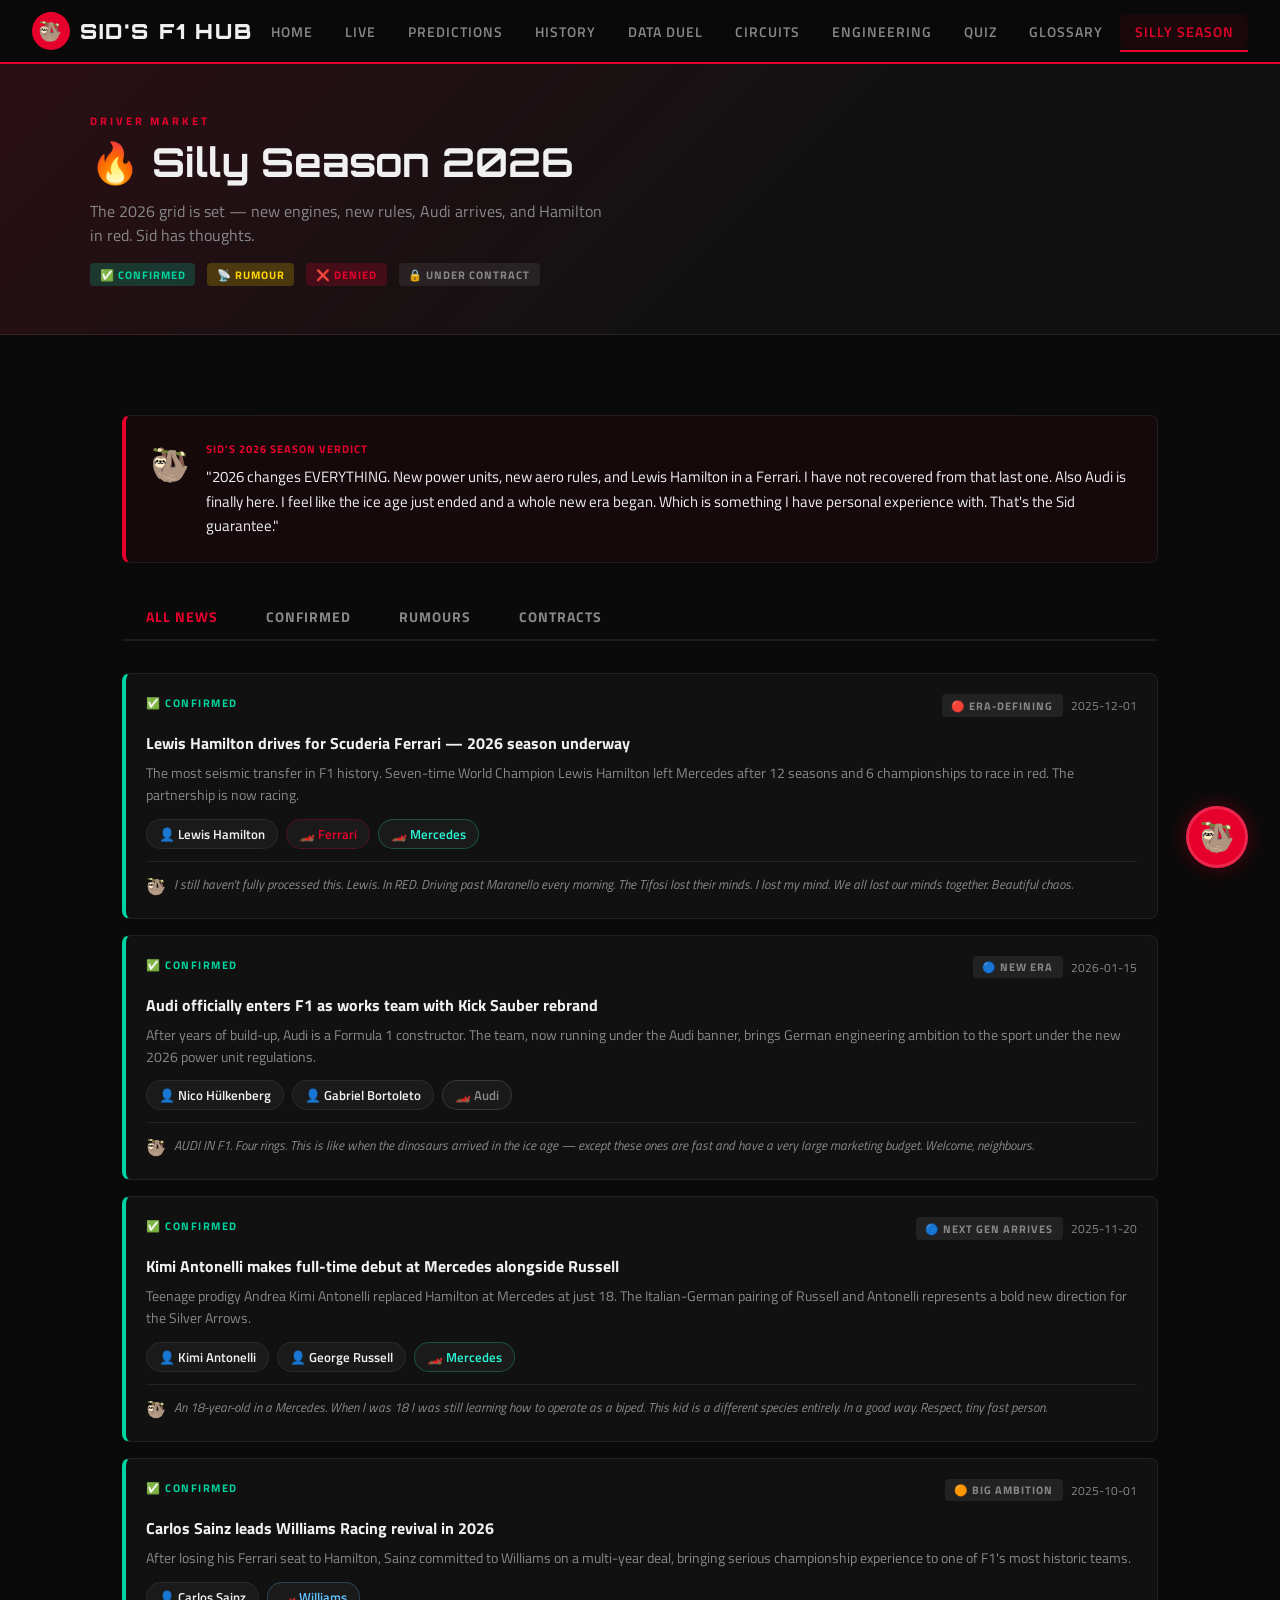
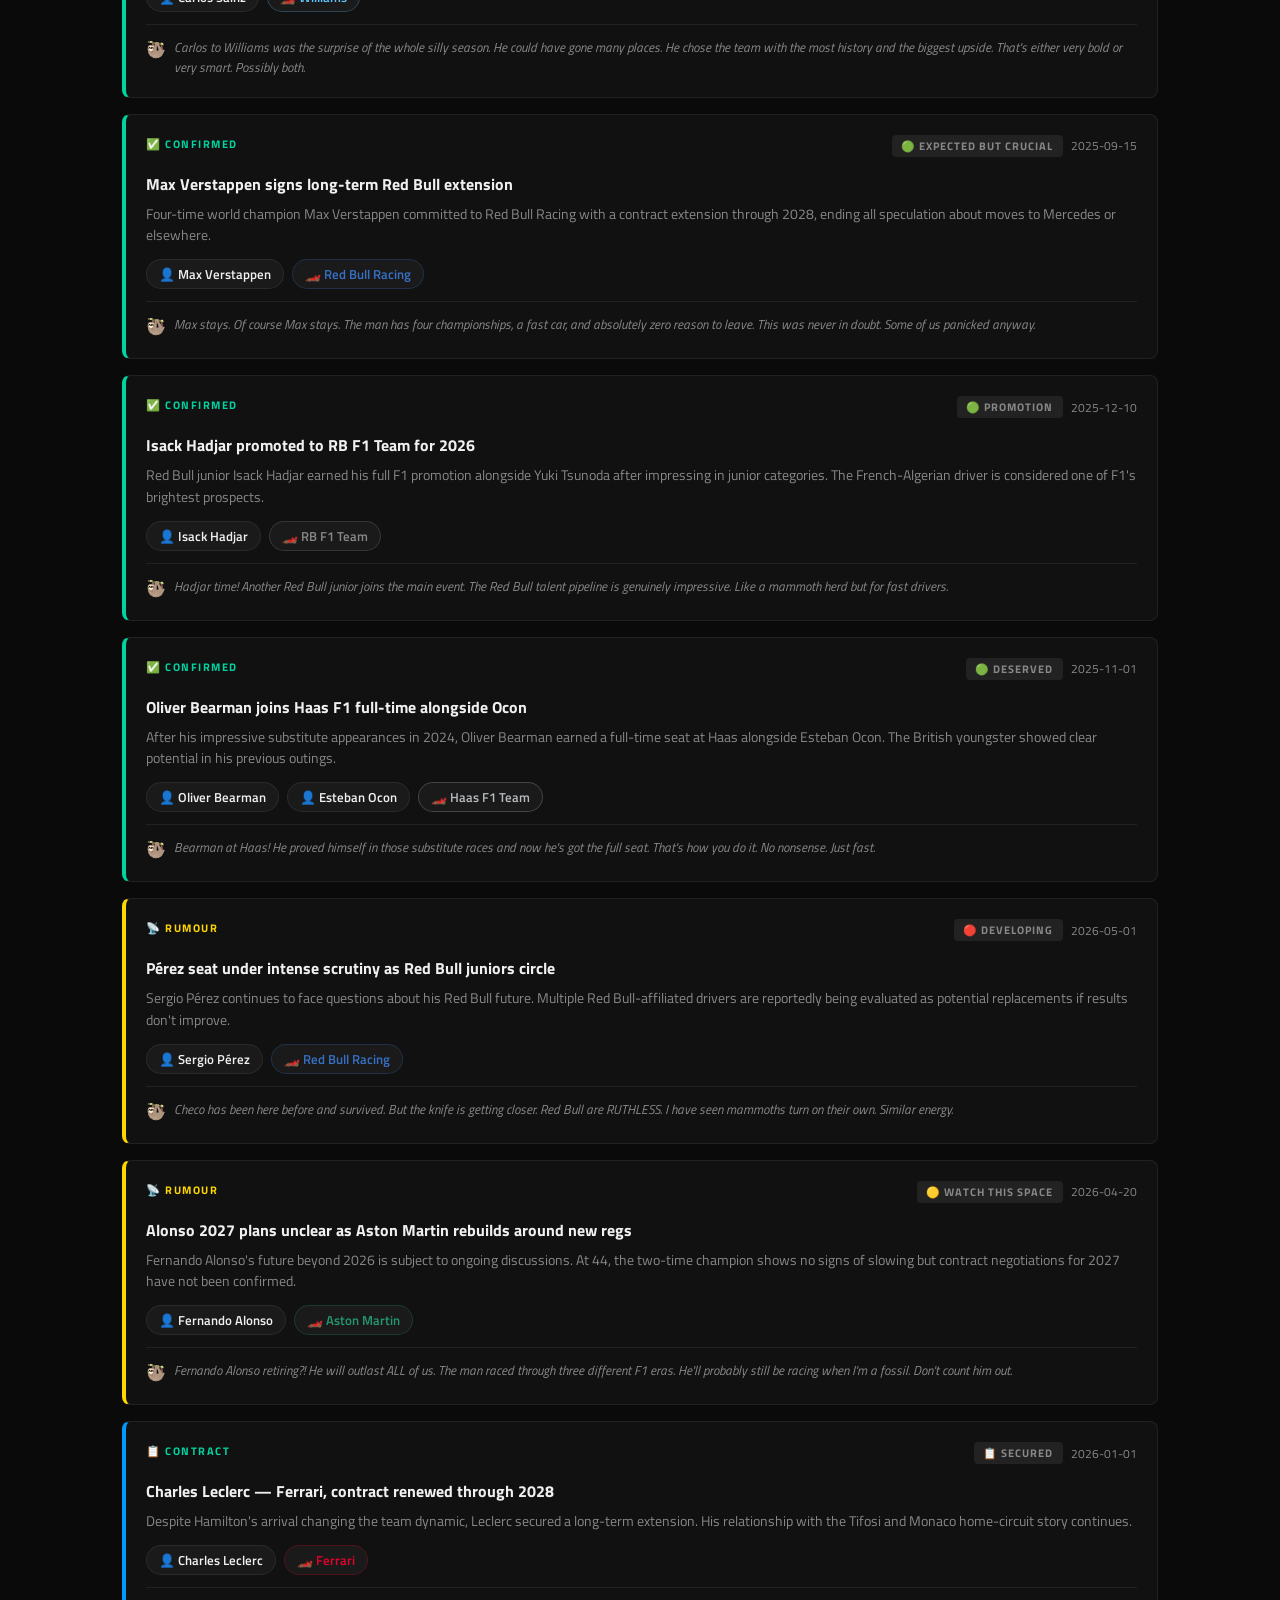
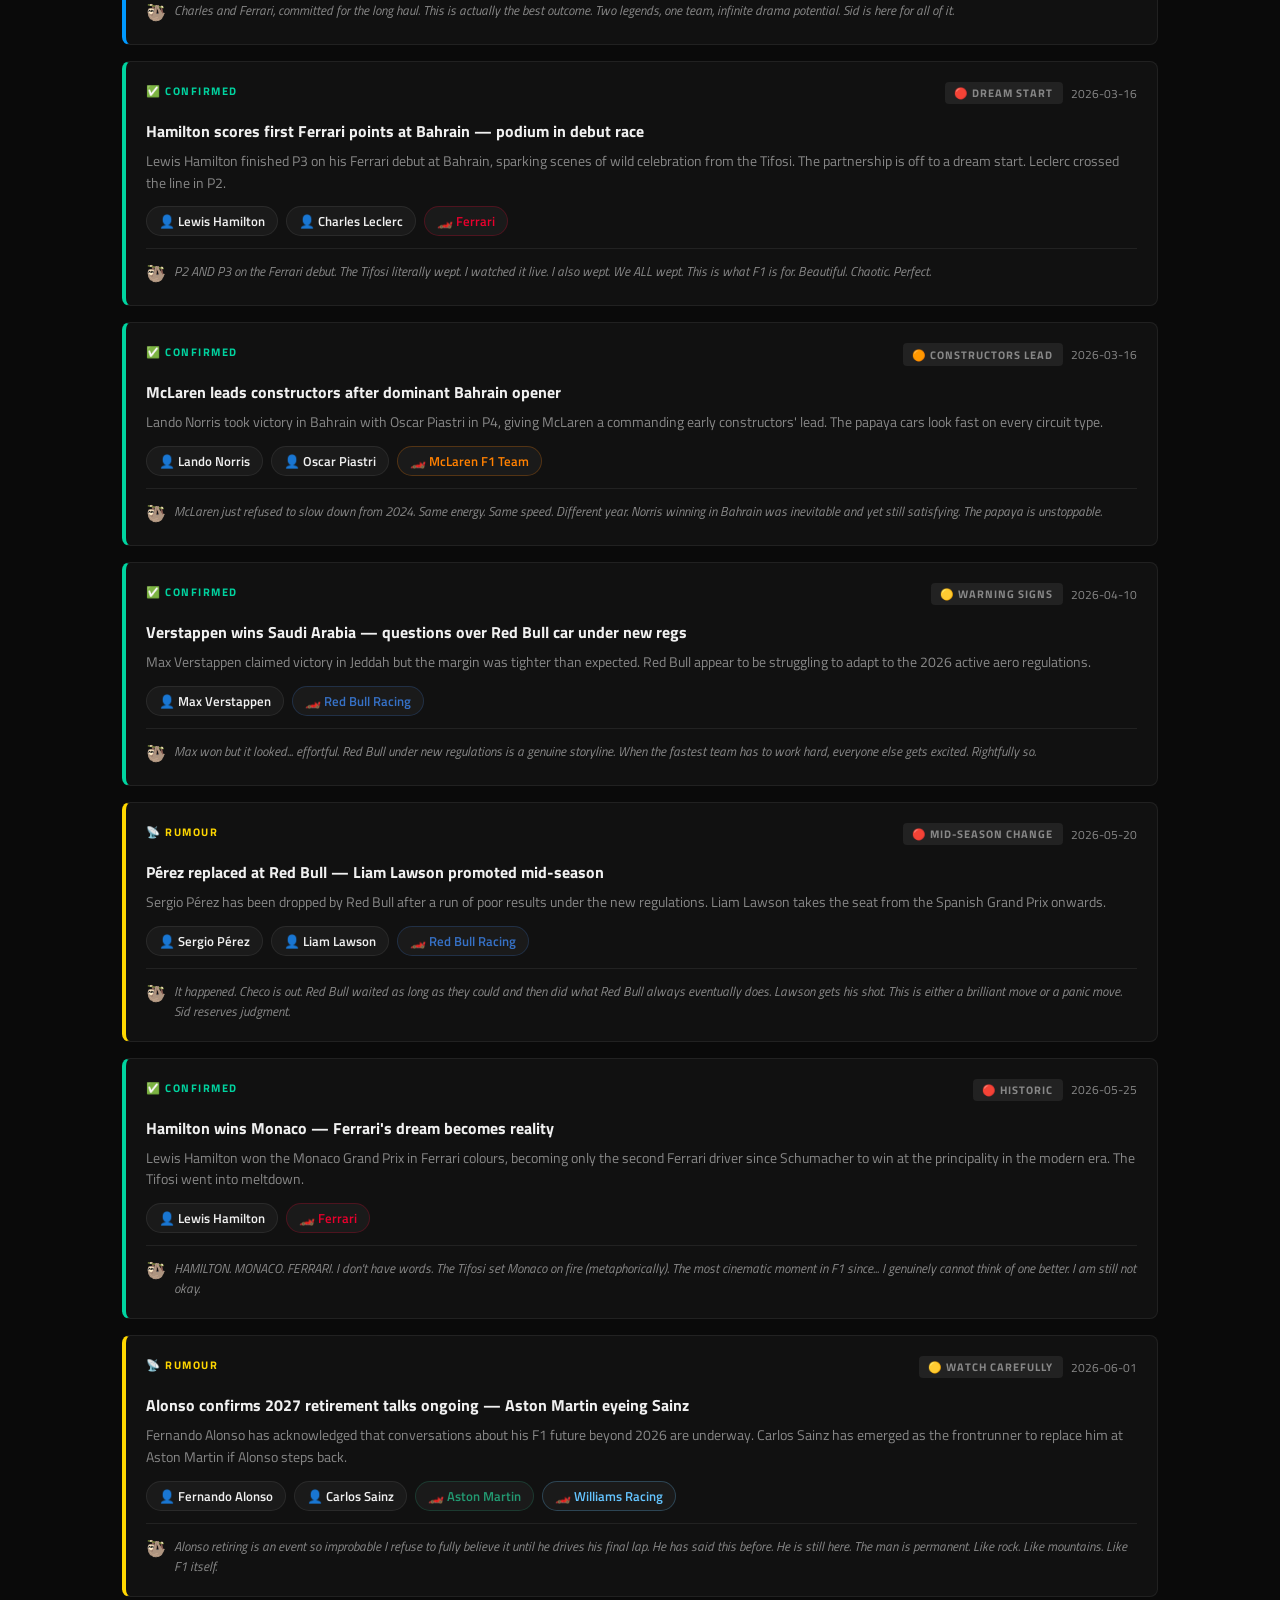
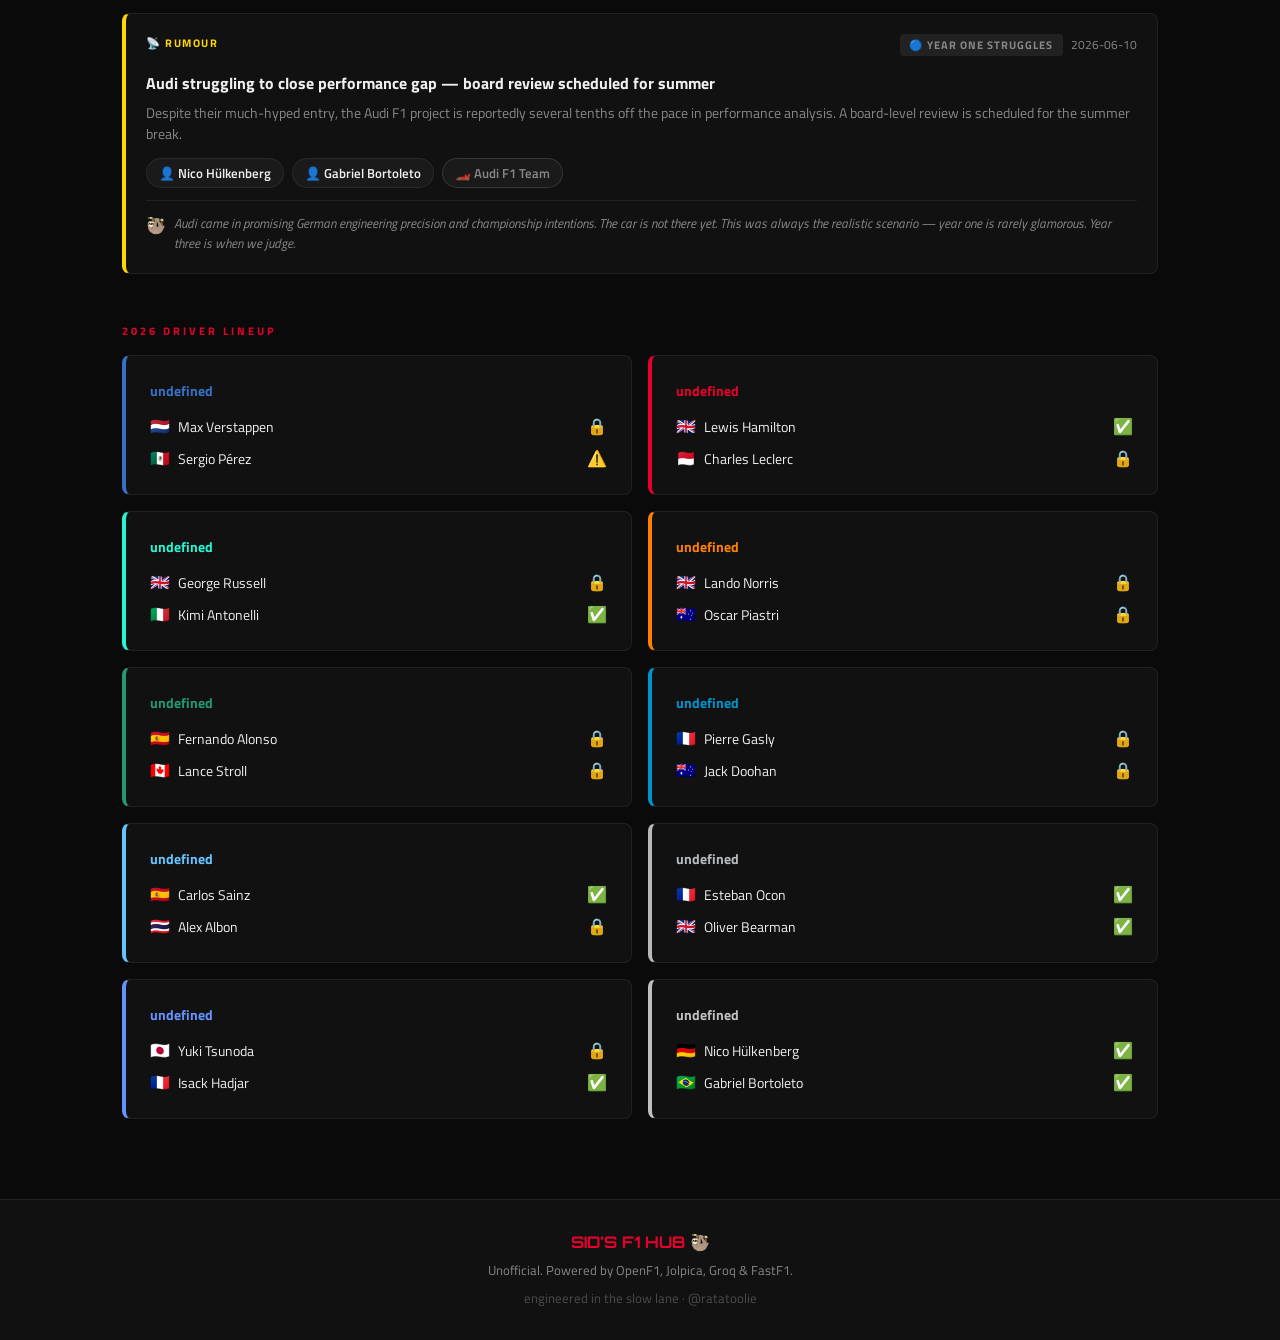
<file: frontend/pages/silly-season.html>
<!DOCTYPE html>
<html lang="en">
<head>
  <meta charset="UTF-8" />
  <meta name="viewport" content="width=device-width, initial-scale=1.0" />
  <title>Silly Season — SID'S F1 HUB</title>
  <link rel="stylesheet" href="../assets/css/main.css" />
  <link rel="icon" href="data:image/svg+xml,<svg xmlns='http://www.w3.org/2000/svg' viewBox='0 0 100 100'><text y='.9em' font-size='90'>🦥</text></svg>" />
</head>
<body>
<nav class="nav">
  <a href="../index.html" class="nav-logo"><div class="sid-icon-fallback">🦥</div>SID'S F1 HUB</a>
  <ul class="nav-links" id="navLinks">
    <li><a href="../index.html">Home</a></li>
    <li><a href="live.html">Live</a></li>
    <li><a href="predictions.html">Predictions</a></li>
    <li><a href="history.html">History</a></li>
    <li><a href="data-duel.html">Data Duel</a></li>
    <li><a href="circuit.html">Circuits</a></li>
    <li><a href="engineering.html">Engineering</a></li>
    <li><a href="quiz.html">Quiz</a></li>
    <li><a href="glossary.html">Glossary</a></li>
    <li><a href="silly-season.html" class="active">Silly Season</a></li>
  </ul>
  <button class="nav-burger" id="navBurger"><span></span><span></span><span></span></button>
</nav>

<div style="padding-top:64px;">
  <div style="background:linear-gradient(135deg,rgba(232,0,45,0.12),transparent 60%),var(--bg2);border-bottom:1px solid var(--border);padding:3rem 2rem;">
    <div style="max-width:1100px;margin:0 auto;">
      <div class="section-tag">Driver Market</div>
      <h1 class="section-title" style="font-size:2.5rem;margin-bottom:0.75rem;">🔥 Silly Season 2026</h1>
      <p style="color:var(--text-dim);max-width:520px;">The 2026 grid is set — new engines, new rules, Audi arrives, and Hamilton in red. Sid has thoughts.</p>
      <div style="margin-top:1rem;display:flex;gap:0.75rem;flex-wrap:wrap;">
        <span class="badge badge-green">✅ Confirmed</span>
        <span class="badge badge-gold">📡 Rumour</span>
        <span class="badge badge-red">❌ Denied</span>
        <span class="badge badge-gray">🔒 Under Contract</span>
      </div>
    </div>
  </div>

  <div class="section" style="max-width:1100px;">

    <!-- Sid banner -->
    <div class="card" style="margin-bottom:2rem;border-left:4px solid var(--red);background:rgba(232,0,45,0.05);">
      <div style="display:flex;gap:1rem;align-items:flex-start;">
        <div style="font-size:2rem;flex-shrink:0;">🦥</div>
        <div>
          <div style="font-size:0.7rem;font-weight:700;letter-spacing:1px;text-transform:uppercase;color:var(--red);margin-bottom:0.5rem;">Sid's 2026 Season Verdict</div>
          <div style="font-size:0.95rem;line-height:1.6;">
            "2026 changes EVERYTHING. New power units, new aero rules, and Lewis Hamilton in a Ferrari. I have not recovered from that last one. Also Audi is finally here. I feel like the ice age just ended and a whole new era began. Which is something I have personal experience with. That's the Sid guarantee."
          </div>
        </div>
      </div>
    </div>

    <div class="tabs" style="margin-bottom:2rem;" id="filterTabs">
      <button class="tab active" onclick="filterRumors('all')">All News</button>
      <button class="tab" onclick="filterRumors('confirmed')">Confirmed</button>
      <button class="tab" onclick="filterRumors('rumour')">Rumours</button>
      <button class="tab" onclick="filterRumors('contracts')">Contracts</button>
    </div>

    <div id="rumorsGrid" style="display:flex;flex-direction:column;gap:1rem;"></div>

    <!-- 2026 Seat Tracker -->
    <div style="margin-top:3rem;">
      <div class="section-tag" style="margin-bottom:1rem;">2026 Driver Lineup</div>
      <div class="grid-2" style="gap:1rem;" id="seatTracker"></div>
    </div>

  </div>
</div>

<footer>
  <div class="footer-logo">SID'S F1 HUB 🦥</div>
  <div>Unofficial. Powered by OpenF1, Jolpica, Groq & FastF1.</div>
  <div style="margin-top:0.5rem;opacity:0.5;">engineered in the slow lane · @ratatoolie</div>
</footer>

<div class="sid-chat-bubble">
  <div class="sid-chat-window" id="sidChatWindow">
    <div class="sid-chat-header">
      <div class="avatar"><div class="fallback">🦥</div></div>
      <div><div class="name">Sid the F1 Sloth</div><div class="status">On rumour patrol</div></div>
    </div>
    <div class="sid-chat-msgs" id="sidMsgs">
      <div class="msg msg-sid">The 2026 grid has me SO excited. New rules, new cars, Lewis in red. Ask me anything! 🦥🔥</div>
    </div>
    <div class="sid-chat-input">
      <input type="text" id="sidInput" placeholder="Ask Sid..." />
      <button id="sidSend"><svg viewBox="0 0 24 24"><path d="M2 21l21-9L2 3v7l15 2-15 2z"/></svg></button>
    </div>
  </div>
  <button class="sid-chat-toggle" id="sidChatToggle"><span class="fallback-face">🦥</span></button>
</div>

<script src="../assets/js/api.js"></script>
<script src="../assets/js/sid-chat.js"></script>
<script>
document.getElementById('navBurger').addEventListener('click', () => {
  document.getElementById('navLinks').classList.toggle('open');
});

const RUMORS = [
  {
    type: 'confirmed', date: '2025-12-01',
    headline: 'Lewis Hamilton drives for Scuderia Ferrari — 2026 season underway',
    detail: 'The most seismic transfer in F1 history. Seven-time World Champion Lewis Hamilton left Mercedes after 12 seasons and 6 championships to race in red. The partnership is now racing.',
    drivers: ['Lewis Hamilton'], teams: ['Ferrari', 'Mercedes'],
    sid: "I still haven't fully processed this. Lewis. In RED. Driving past Maranello every morning. The Tifosi lost their minds. I lost my mind. We all lost our minds together. Beautiful chaos.",
    impact: '🔴 Era-defining'
  },
  {
    type: 'confirmed', date: '2026-01-15',
    headline: 'Audi officially enters F1 as works team with Kick Sauber rebrand',
    detail: 'After years of build-up, Audi is a Formula 1 constructor. The team, now running under the Audi banner, brings German engineering ambition to the sport under the new 2026 power unit regulations.',
    drivers: ['Nico Hülkenberg', 'Gabriel Bortoleto'], teams: ['Audi'],
    sid: "AUDI IN F1. Four rings. This is like when the dinosaurs arrived in the ice age — except these ones are fast and have a very large marketing budget. Welcome, neighbours.",
    impact: '🔵 New era'
  },
  {
    type: 'confirmed', date: '2025-11-20',
    headline: 'Kimi Antonelli makes full-time debut at Mercedes alongside Russell',
    detail: 'Teenage prodigy Andrea Kimi Antonelli replaced Hamilton at Mercedes at just 18. The Italian-German pairing of Russell and Antonelli represents a bold new direction for the Silver Arrows.',
    drivers: ['Kimi Antonelli', 'George Russell'], teams: ['Mercedes'],
    sid: "An 18-year-old in a Mercedes. When I was 18 I was still learning how to operate as a biped. This kid is a different species entirely. In a good way. Respect, tiny fast person.",
    impact: '🔵 Next gen arrives'
  },
  {
    type: 'confirmed', date: '2025-10-01',
    headline: 'Carlos Sainz leads Williams Racing revival in 2026',
    detail: 'After losing his Ferrari seat to Hamilton, Sainz committed to Williams on a multi-year deal, bringing serious championship experience to one of F1\'s most historic teams.',
    drivers: ['Carlos Sainz'], teams: ['Williams'],
    sid: "Carlos to Williams was the surprise of the whole silly season. He could have gone many places. He chose the team with the most history and the biggest upside. That\'s either very bold or very smart. Possibly both.",
    impact: '🟠 Big ambition'
  },
  {
    type: 'confirmed', date: '2025-09-15',
    headline: 'Max Verstappen signs long-term Red Bull extension',
    detail: 'Four-time world champion Max Verstappen committed to Red Bull Racing with a contract extension through 2028, ending all speculation about moves to Mercedes or elsewhere.',
    drivers: ['Max Verstappen'], teams: ['Red Bull Racing'],
    sid: "Max stays. Of course Max stays. The man has four championships, a fast car, and absolutely zero reason to leave. This was never in doubt. Some of us panicked anyway.",
    impact: '🟢 Expected but crucial'
  },
  {
    type: 'confirmed', date: '2025-12-10',
    headline: 'Isack Hadjar promoted to RB F1 Team for 2026',
    detail: 'Red Bull junior Isack Hadjar earned his full F1 promotion alongside Yuki Tsunoda after impressing in junior categories. The French-Algerian driver is considered one of F1\'s brightest prospects.',
    drivers: ['Isack Hadjar'], teams: ['RB F1 Team'],
    sid: "Hadjar time! Another Red Bull junior joins the main event. The Red Bull talent pipeline is genuinely impressive. Like a mammoth herd but for fast drivers.",
    impact: '🟢 Promotion'
  },
  {
    type: 'confirmed', date: '2025-11-01',
    headline: 'Oliver Bearman joins Haas F1 full-time alongside Ocon',
    detail: 'After his impressive substitute appearances in 2024, Oliver Bearman earned a full-time seat at Haas alongside Esteban Ocon. The British youngster showed clear potential in his previous outings.',
    drivers: ['Oliver Bearman', 'Esteban Ocon'], teams: ['Haas F1 Team'],
    sid: "Bearman at Haas! He proved himself in those substitute races and now he's got the full seat. That's how you do it. No nonsense. Just fast.",
    impact: '🟢 Deserved'
  },
  {
    type: 'rumour', date: '2026-05-01',
    headline: 'Pérez seat under intense scrutiny as Red Bull juniors circle',
    detail: 'Sergio Pérez continues to face questions about his Red Bull future. Multiple Red Bull-affiliated drivers are reportedly being evaluated as potential replacements if results don\'t improve.',
    drivers: ['Sergio Pérez'], teams: ['Red Bull Racing'],
    sid: "Checo has been here before and survived. But the knife is getting closer. Red Bull are RUTHLESS. I have seen mammoths turn on their own. Similar energy.",
    impact: '🔴 Developing'
  },
  {
    type: 'rumour', date: '2026-04-20',
    headline: 'Alonso 2027 plans unclear as Aston Martin rebuilds around new regs',
    detail: 'Fernando Alonso\'s future beyond 2026 is subject to ongoing discussions. At 44, the two-time champion shows no signs of slowing but contract negotiations for 2027 have not been confirmed.',
    drivers: ['Fernando Alonso'], teams: ['Aston Martin'],
    sid: "Fernando Alonso retiring?! He will outlast ALL of us. The man raced through three different F1 eras. He\'ll probably still be racing when I\'m a fossil. Don\'t count him out.",
    impact: '🟡 Watch this space'
  },
  {
    type: 'contracts', date: '2026-01-01',
    headline: 'Charles Leclerc — Ferrari, contract renewed through 2028',
    detail: 'Despite Hamilton\'s arrival changing the team dynamic, Leclerc secured a long-term extension. His relationship with the Tifosi and Monaco home-circuit story continues.',
    drivers: ['Charles Leclerc'], teams: ['Ferrari'],
    sid: "Charles and Ferrari, committed for the long haul. This is actually the best outcome. Two legends, one team, infinite drama potential. Sid is here for all of it.",
    impact: '📋 Secured'
  },
  {
    type: 'confirmed', date: '2026-03-16',
    headline: 'Hamilton scores first Ferrari points at Bahrain — podium in debut race',
    detail: 'Lewis Hamilton finished P3 on his Ferrari debut at Bahrain, sparking scenes of wild celebration from the Tifosi. The partnership is off to a dream start. Leclerc crossed the line in P2.',
    drivers: ['Lewis Hamilton', 'Charles Leclerc'], teams: ['Ferrari'],
    sid: "P2 AND P3 on the Ferrari debut. The Tifosi literally wept. I watched it live. I also wept. We ALL wept. This is what F1 is for. Beautiful. Chaotic. Perfect.",
    impact: '🔴 Dream start'
  },
  {
    type: 'confirmed', date: '2026-03-16',
    headline: 'McLaren leads constructors after dominant Bahrain opener',
    detail: 'Lando Norris took victory in Bahrain with Oscar Piastri in P4, giving McLaren a commanding early constructors\' lead. The papaya cars look fast on every circuit type.',
    drivers: ['Lando Norris', 'Oscar Piastri'], teams: ['McLaren F1 Team'],
    sid: "McLaren just refused to slow down from 2024. Same energy. Same speed. Different year. Norris winning in Bahrain was inevitable and yet still satisfying. The papaya is unstoppable.",
    impact: '🟠 Constructors lead'
  },
  {
    type: 'confirmed', date: '2026-04-10',
    headline: 'Verstappen wins Saudi Arabia — questions over Red Bull car under new regs',
    detail: 'Max Verstappen claimed victory in Jeddah but the margin was tighter than expected. Red Bull appear to be struggling to adapt to the 2026 active aero regulations.',
    drivers: ['Max Verstappen'], teams: ['Red Bull Racing'],
    sid: "Max won but it looked... effortful. Red Bull under new regulations is a genuine storyline. When the fastest team has to work hard, everyone else gets excited. Rightfully so.",
    impact: '🟡 Warning signs'
  },
  {
    type: 'rumour', date: '2026-05-20',
    headline: 'Pérez replaced at Red Bull — Liam Lawson promoted mid-season',
    detail: 'Sergio Pérez has been dropped by Red Bull after a run of poor results under the new regulations. Liam Lawson takes the seat from the Spanish Grand Prix onwards.',
    drivers: ['Sergio Pérez', 'Liam Lawson'], teams: ['Red Bull Racing'],
    sid: "It happened. Checo is out. Red Bull waited as long as they could and then did what Red Bull always eventually does. Lawson gets his shot. This is either a brilliant move or a panic move. Sid reserves judgment.",
    impact: '🔴 Mid-season change'
  },
  {
    type: 'confirmed', date: '2026-05-25',
    headline: 'Hamilton wins Monaco — Ferrari\'s dream becomes reality',
    detail: 'Lewis Hamilton won the Monaco Grand Prix in Ferrari colours, becoming only the second Ferrari driver since Schumacher to win at the principality in the modern era. The Tifosi went into meltdown.',
    drivers: ['Lewis Hamilton'], teams: ['Ferrari'],
    sid: "HAMILTON. MONACO. FERRARI. I don't have words. The Tifosi set Monaco on fire (metaphorically). The most cinematic moment in F1 since... I genuinely cannot think of one better. I am still not okay.",
    impact: '🔴 Historic'
  },
  {
    type: 'rumour', date: '2026-06-01',
    headline: 'Alonso confirms 2027 retirement talks ongoing — Aston Martin eyeing Sainz',
    detail: 'Fernando Alonso has acknowledged that conversations about his F1 future beyond 2026 are underway. Carlos Sainz has emerged as the frontrunner to replace him at Aston Martin if Alonso steps back.',
    drivers: ['Fernando Alonso', 'Carlos Sainz'], teams: ['Aston Martin', 'Williams Racing'],
    sid: "Alonso retiring is an event so improbable I refuse to fully believe it until he drives his final lap. He has said this before. He is still here. The man is permanent. Like rock. Like mountains. Like F1 itself.",
    impact: '🟡 Watch carefully'
  },
  {
    type: 'rumour', date: '2026-06-10',
    headline: 'Audi struggling to close performance gap — board review scheduled for summer',
    detail: 'Despite their much-hyped entry, the Audi F1 project is reportedly several tenths off the pace in performance analysis. A board-level review is scheduled for the summer break.',
    drivers: ['Nico Hülkenberg', 'Gabriel Bortoleto'], teams: ['Audi F1 Team'],
    sid: "Audi came in promising German engineering precision and championship intentions. The car is not there yet. This was always the realistic scenario — year one is rarely glamorous. Year three is when we judge.",
    impact: '🔵 Year one struggles'
  },
];

const SEATS_2026 = [
  { team: 'Red Bull Racing', color: '#3671C6', drivers: [{ name: 'Max Verstappen', flag: '🇳🇱', status: '🔒' }, { name: 'Sergio Pérez', flag: '🇲🇽', status: '⚠️' }] },
  { team: 'Scuderia Ferrari', color: '#E8002D', drivers: [{ name: 'Lewis Hamilton', flag: '🇬🇧', status: '✅' }, { name: 'Charles Leclerc', flag: '🇲🇨', status: '🔒' }] },
  { team: 'Mercedes AMG', color: '#27F4D2', drivers: [{ name: 'George Russell', flag: '🇬🇧', status: '🔒' }, { name: 'Kimi Antonelli', flag: '🇮🇹', status: '✅' }] },
  { team: 'McLaren F1 Team', color: '#FF8000', drivers: [{ name: 'Lando Norris', flag: '🇬🇧', status: '🔒' }, { name: 'Oscar Piastri', flag: '🇦🇺', status: '🔒' }] },
  { team: 'Aston Martin', color: '#229971', drivers: [{ name: 'Fernando Alonso', flag: '🇪🇸', status: '🔒' }, { name: 'Lance Stroll', flag: '🇨🇦', status: '🔒' }] },
  { team: 'Alpine F1 Team', color: '#0093CC', drivers: [{ name: 'Pierre Gasly', flag: '🇫🇷', status: '🔒' }, { name: 'Jack Doohan', flag: '🇦🇺', status: '🔒' }] },
  { team: 'Williams Racing', color: '#64C4FF', drivers: [{ name: 'Carlos Sainz', flag: '🇪🇸', status: '✅' }, { name: 'Alex Albon', flag: '🇹🇭', status: '🔒' }] },
  { team: 'Haas F1 Team', color: '#B6BABD', drivers: [{ name: 'Esteban Ocon', flag: '🇫🇷', status: '✅' }, { name: 'Oliver Bearman', flag: '🇬🇧', status: '✅' }] },
  { team: 'RB F1 Team', color: '#6692FF', drivers: [{ name: 'Yuki Tsunoda', flag: '🇯🇵', status: '🔒' }, { name: 'Isack Hadjar', flag: '🇫🇷', status: '✅' }] },
  { team: 'Audi F1 Team', color: '#C0C0C0', drivers: [{ name: 'Nico Hülkenberg', flag: '🇩🇪', status: '✅' }, { name: 'Gabriel Bortoleto', flag: '🇧🇷', status: '✅' }] },
];

let activeFilter = 'all';

function filterRumors(type) {
  activeFilter = type;
  document.querySelectorAll('#filterTabs .tab').forEach((t, i) => {
    t.classList.toggle('active', ['all','confirmed','rumour','contracts'][i] === type);
  });
  renderRumors();
}

function renderRumors() {
  const filtered = activeFilter === 'all' ? RUMORS : RUMORS.filter(r => r.type === activeFilter);
  const grid = document.getElementById('rumorsGrid');
  const typeConfig = {
    confirmed: { label: '✅ Confirmed', cls: 'rumor-confirmed', borderColor: 'var(--green)' },
    rumour:    { label: '📡 Rumour',    cls: 'rumor-rumor',     borderColor: 'var(--gold)' },
    denied:    { label: '❌ Denied',    cls: 'rumor-denied',    borderColor: 'var(--red)' },
    contracts: { label: '📋 Contract',  cls: 'rumor-confirmed', borderColor: 'var(--blue)' },
  };
  grid.innerHTML = filtered.map((r, i) => {
    const cfg = typeConfig[r.type] || typeConfig.rumour;
    return `
      <div class="rumor-card fade-in" style="border-left-color:${cfg.borderColor};animation-delay:${i*0.05}s">
        <div style="display:flex;align-items:flex-start;justify-content:space-between;flex-wrap:wrap;gap:0.5rem;margin-bottom:0.75rem;">
          <div class="rumor-status ${cfg.cls}">${cfg.label}</div>
          <div style="display:flex;gap:0.5rem;align-items:center;flex-wrap:wrap;">
            ${r.impact ? `<span class="badge badge-gray" style="font-size:0.68rem;">${r.impact}</span>` : ''}
            <span style="font-size:0.72rem;color:var(--text-dim);">${r.date}</span>
          </div>
        </div>
        <div class="fw-700" style="font-size:1rem;margin-bottom:0.5rem;">${r.headline}</div>
        <div style="font-size:0.85rem;color:var(--text-dim);line-height:1.6;margin-bottom:0.75rem;">${r.detail}</div>
        <div style="display:flex;gap:0.5rem;flex-wrap:wrap;margin-bottom:0.75rem;">
          ${(r.drivers||[]).map(d => `<span class="flag-pill">👤 ${d}</span>`).join('')}
          ${(r.teams||[]).map(t => `<span class="flag-pill" style="border-color:${getTeamColor(t)}40;color:${getTeamColor(t)};">🏎️ ${t}</span>`).join('')}
        </div>
        ${r.sid ? `
          <div style="margin-top:0.75rem;padding-top:0.75rem;border-top:1px solid var(--border);display:flex;gap:0.5rem;">
            <span style="flex-shrink:0;font-size:1rem;">🦥</span>
            <em style="font-size:0.82rem;color:var(--text-dim);">${r.sid}</em>
          </div>` : ''}
      </div>`;
  }).join('');
}

document.getElementById('seatTracker').innerHTML = SEATS_2026.map(team => `
  <div class="card" style="border-left:4px solid ${team.color};">
    <div style="font-weight:700;font-size:0.9rem;margin-bottom:0.75rem;color:${team.color};">${team.name}</div>
    <div style="display:flex;flex-direction:column;gap:0.5rem;">
      ${team.drivers.map(d => `
        <div style="display:flex;align-items:center;gap:0.5rem;">
          <span>${d.flag}</span>
          <span style="flex:1;font-size:0.88rem;">${d.name}</span>
          <span style="font-size:1rem;" title="${d.status==='🔒'?'Contract secured':d.status==='✅'?'New signing':d.status==='⚠️'?'Under pressure':'Negotiating'}">${d.status}</span>
        </div>`).join('')}
    </div>
  </div>`).join('');

renderRumors();
</script>
</body>
</html>
</file>
<file: frontend/assets/css/main.css>
@import url('https://fonts.googleapis.com/css2?family=Orbitron:wght@400;700;900&family=Titillium+Web:wght@300;400;600;700;900&display=swap');

:root {
  --red:       #E8002D;
  --red-dark:  #B5001F;
  --red-glow:  rgba(232,0,45,0.35);
  --bg:        #0A0A0A;
  --bg2:       #111111;
  --bg3:       #1A1A1A;
  --bg4:       #222222;
  --border:    rgba(255,255,255,0.07);
  --text:      #F0F0F0;
  --text-dim:  #888888;
  --gold:      #FFD700;
  --silver:    #C0C0C0;
  --bronze:    #CD7F32;
  --green:     #00D4A0;
  --blue:      #0099FF;
  --font-main: 'Titillium Web', sans-serif;
  --font-mono: 'Orbitron', monospace;
  --radius:    8px;
  --glow: 0 0 20px var(--red-glow);
}

*, *::before, *::after { box-sizing: border-box; margin: 0; padding: 0; }

html { scroll-behavior: smooth; }

body {
  font-family: var(--font-main);
  background: var(--bg);
  color: var(--text);
  min-height: 100vh;
  overflow-x: hidden;
}

/* ── SCROLLBAR ── */
::-webkit-scrollbar { width: 6px; }
::-webkit-scrollbar-track { background: var(--bg2); }
::-webkit-scrollbar-thumb { background: var(--red); border-radius: 3px; }

/* ── NAV ── */
.nav {
  position: fixed;
  top: 0; left: 0; right: 0;
  z-index: 100;
  background: rgba(10,10,10,0.95);
  border-bottom: 2px solid var(--red);
  backdrop-filter: blur(12px);
  display: flex;
  align-items: center;
  justify-content: space-between;
  padding: 0 2rem;
  height: 64px;
}

.nav-logo {
  font-family: var(--font-mono);
  font-size: 1.3rem;
  font-weight: 900;
  color: var(--text);
  text-decoration: none;
  display: flex;
  align-items: center;
  gap: 0.6rem;
  letter-spacing: 2px;
}

.nav-logo .sid-icon {
  width: 38px;
  height: 38px;
  border-radius: 50%;
  border: 2px solid var(--red);
  object-fit: cover;
}

.nav-logo .sid-icon-fallback {
  width: 38px; height: 38px;
  border-radius: 50%;
  background: var(--red);
  display: flex; align-items: center; justify-content: center;
  font-size: 1.2rem; font-weight: 900;
  color: white;
}

.nav-links {
  display: flex;
  align-items: center;
  gap: 0.2rem;
  list-style: none;
}

.nav-links a {
  color: var(--text-dim);
  text-decoration: none;
  font-size: 0.85rem;
  font-weight: 600;
  letter-spacing: 1px;
  text-transform: uppercase;
  padding: 0.5rem 0.9rem;
  border-radius: var(--radius);
  transition: all 0.2s;
  position: relative;
}

.nav-links a:hover,
.nav-links a.active {
  color: var(--red);
  background: rgba(232,0,45,0.08);
}

.nav-links a.active::after {
  content: '';
  position: absolute;
  bottom: -2px; left: 0; right: 0;
  height: 2px;
  background: var(--red);
}

.nav-burger {
  display: none;
  background: none;
  border: none;
  cursor: pointer;
  flex-direction: column;
  gap: 5px;
}
.nav-burger span {
  display: block; width: 24px; height: 2px; background: var(--text);
  transition: all 0.3s;
}

/* ── HERO ── */
.hero {
  min-height: 100vh;
  display: flex;
  align-items: center;
  padding: 80px 2rem 4rem;
  position: relative;
  overflow: hidden;
  background: radial-gradient(ellipse at 70% 50%, rgba(232,0,45,0.12) 0%, transparent 60%),
              radial-gradient(ellipse at 10% 80%, rgba(232,0,45,0.06) 0%, transparent 50%),
              var(--bg);
}

.hero-bg-lines {
  position: absolute;
  inset: 0;
  overflow: hidden;
  pointer-events: none;
}

.hero-bg-lines::before {
  content: '';
  position: absolute;
  top: -50%; left: -10%;
  width: 120%; height: 200%;
  background: repeating-linear-gradient(
    -45deg,
    transparent,
    transparent 60px,
    rgba(232,0,45,0.03) 60px,
    rgba(232,0,45,0.03) 61px
  );
}

.hero-content {
  flex: 1;
  max-width: 700px;
  z-index: 1;
}

.hero-badge {
  display: inline-flex;
  align-items: center;
  gap: 0.5rem;
  background: rgba(232,0,45,0.15);
  border: 1px solid rgba(232,0,45,0.4);
  border-radius: 50px;
  padding: 0.35rem 1rem;
  font-size: 0.75rem;
  font-weight: 700;
  letter-spacing: 2px;
  text-transform: uppercase;
  color: var(--red);
  margin-bottom: 1.5rem;
}

.hero-badge .dot {
  width: 6px; height: 6px;
  border-radius: 50%;
  background: var(--red);
  animation: blink 1.2s infinite;
}

@keyframes blink { 0%,100%{opacity:1} 50%{opacity:0.2} }

.hero-title {
  font-family: var(--font-mono);
  font-size: clamp(2.5rem, 7vw, 5rem);
  font-weight: 900;
  line-height: 1;
  letter-spacing: -1px;
  margin-bottom: 1rem;
}

.hero-title .line1 { color: var(--text); }
.hero-title .accent { color: var(--red); }

.hero-subtitle {
  font-size: 1.1rem;
  color: var(--text-dim);
  margin-bottom: 2.5rem;
  line-height: 1.6;
  max-width: 480px;
}

/* ── LIGHTS SEQUENCE ── */
.lights-row {
  display: flex;
  gap: 12px;
  margin-bottom: 2.5rem;
}

.light {
  width: 22px; height: 22px;
  border-radius: 50%;
  background: #1a0000;
  border: 2px solid #330000;
  box-shadow: inset 0 0 6px rgba(0,0,0,0.8);
  transition: all 0.3s;
}

.light.on {
  background: var(--red);
  border-color: var(--red-dark);
  box-shadow: 0 0 12px var(--red-glow), inset 0 0 4px rgba(255,100,100,0.4);
}

/* ── COUNTDOWN ── */
.countdown-card {
  background: var(--bg2);
  border: 1px solid var(--border);
  border-top: 3px solid var(--red);
  border-radius: var(--radius);
  padding: 1.5rem 2rem;
  display: inline-block;
}

.countdown-race {
  font-size: 0.75rem;
  font-weight: 700;
  letter-spacing: 2px;
  text-transform: uppercase;
  color: var(--red);
  margin-bottom: 0.75rem;
  display: flex;
  align-items: center;
  gap: 0.5rem;
}

.countdown-units {
  display: flex;
  gap: 1.5rem;
  align-items: flex-end;
}

.countdown-unit {
  text-align: center;
}

.countdown-num {
  font-family: var(--font-mono);
  font-size: 3rem;
  font-weight: 900;
  color: var(--text);
  line-height: 1;
  min-width: 60px;
}

.countdown-label {
  font-size: 0.65rem;
  font-weight: 700;
  letter-spacing: 2px;
  text-transform: uppercase;
  color: var(--text-dim);
  margin-top: 4px;
}

.countdown-sep {
  font-family: var(--font-mono);
  font-size: 2rem;
  color: var(--red);
  line-height: 1;
  padding-bottom: 0.4rem;
}

.hero-sid {
  position: absolute;
  right: 5%;
  bottom: 0;
  width: min(380px, 40vw);
  z-index: 1;
  filter: drop-shadow(-10px 0 40px rgba(232,0,45,0.3));
}

/* ── SECTION ── */
.section {
  padding: 5rem 2rem;
  max-width: 1400px;
  margin: 0 auto;
}

.section-header {
  margin-bottom: 2.5rem;
}

.section-tag {
  font-size: 0.7rem;
  font-weight: 700;
  letter-spacing: 3px;
  text-transform: uppercase;
  color: var(--red);
  margin-bottom: 0.5rem;
}

.section-title {
  font-family: var(--font-mono);
  font-size: clamp(1.5rem, 3vw, 2.2rem);
  font-weight: 700;
  color: var(--text);
}

/* ── CARD ── */
.card {
  background: var(--bg2);
  border: 1px solid var(--border);
  border-radius: var(--radius);
  padding: 1.5rem;
  transition: border-color 0.2s, transform 0.2s;
}

.card:hover {
  border-color: rgba(232,0,45,0.3);
  transform: translateY(-2px);
}

.card-accent { border-top: 3px solid var(--red); }

/* ── GRID ── */
.grid-2 { display: grid; grid-template-columns: repeat(2, 1fr); gap: 1.5rem; }
.grid-3 { display: grid; grid-template-columns: repeat(3, 1fr); gap: 1.5rem; }
.grid-4 { display: grid; grid-template-columns: repeat(4, 1fr); gap: 1.5rem; }
.grid-auto { display: grid; grid-template-columns: repeat(auto-fill, minmax(280px, 1fr)); gap: 1.5rem; }

/* ── DRIVER CARD ── */
.driver-card {
  background: var(--bg2);
  border: 1px solid var(--border);
  border-radius: var(--radius);
  padding: 1.25rem;
  display: flex;
  align-items: center;
  gap: 1rem;
  transition: all 0.2s;
  cursor: pointer;
}

.driver-card:hover { border-color: rgba(232,0,45,0.4); background: var(--bg3); }

.driver-number {
  font-family: var(--font-mono);
  font-size: 1.8rem;
  font-weight: 900;
  min-width: 50px;
  text-align: center;
  opacity: 0.5;
}

.driver-flag {
  font-size: 1.4rem;
}

.driver-info { flex: 1; }

.driver-name {
  font-weight: 700;
  font-size: 1rem;
  color: var(--text);
}

.driver-team {
  font-size: 0.75rem;
  color: var(--text-dim);
  margin-top: 2px;
}

.driver-points {
  font-family: var(--font-mono);
  font-size: 1.1rem;
  font-weight: 700;
  color: var(--red);
}

.team-color-bar {
  width: 4px;
  height: 100%;
  border-radius: 2px;
  min-height: 50px;
}

/* ── STANDINGS TABLE ── */
.standings-table {
  width: 100%;
  border-collapse: collapse;
}

.standings-table th {
  font-size: 0.7rem;
  font-weight: 700;
  letter-spacing: 2px;
  text-transform: uppercase;
  color: var(--text-dim);
  text-align: left;
  padding: 0.75rem 1rem;
  border-bottom: 1px solid var(--border);
}

.standings-table td {
  padding: 0.85rem 1rem;
  border-bottom: 1px solid var(--border);
  font-size: 0.9rem;
}

.standings-table tr:last-child td { border-bottom: none; }
.standings-table tr:hover td { background: rgba(255,255,255,0.02); }

.pos-1 { color: var(--gold); font-family: var(--font-mono); font-weight: 700; }
.pos-2 { color: var(--silver); font-family: var(--font-mono); font-weight: 700; }
.pos-3 { color: var(--bronze); font-family: var(--font-mono); font-weight: 700; }
.pos-n { color: var(--text-dim); font-family: var(--font-mono); }

/* ── TIRE ── */
.tire {
  display: inline-flex;
  align-items: center;
  justify-content: center;
  width: 28px; height: 28px;
  border-radius: 50%;
  font-size: 0.65rem;
  font-weight: 900;
  letter-spacing: 0.5px;
}

.tire-S { background: #FF1E00; color: white; }
.tire-M { background: #FFD700; color: black; }
.tire-H { background: #F0F0F0; color: black; }
.tire-I { background: #39B54A; color: white; }
.tire-W { background: #1E90FF; color: white; }

/* ── FLAGS ── */
.flag-pill {
  display: inline-flex;
  align-items: center;
  gap: 0.4rem;
  background: var(--bg3);
  border: 1px solid var(--border);
  border-radius: 50px;
  padding: 0.25rem 0.75rem;
  font-size: 0.8rem;
  font-weight: 600;
}

/* ── BUTTON ── */
.btn {
  display: inline-flex;
  align-items: center;
  gap: 0.5rem;
  padding: 0.7rem 1.5rem;
  border-radius: var(--radius);
  font-family: var(--font-main);
  font-weight: 700;
  font-size: 0.85rem;
  letter-spacing: 1px;
  text-transform: uppercase;
  cursor: pointer;
  border: none;
  text-decoration: none;
  transition: all 0.2s;
}

.btn-primary {
  background: var(--red);
  color: white;
}

.btn-primary:hover {
  background: var(--red-dark);
  transform: translateY(-1px);
  box-shadow: var(--glow);
}

.btn-outline {
  background: transparent;
  border: 1px solid var(--red);
  color: var(--red);
}

.btn-outline:hover {
  background: rgba(232,0,45,0.1);
}

.btn-ghost {
  background: var(--bg3);
  color: var(--text);
  border: 1px solid var(--border);
}

.btn-ghost:hover { background: var(--bg4); }

/* ── INPUT ── */
.input {
  background: var(--bg3);
  border: 1px solid var(--border);
  border-radius: var(--radius);
  color: var(--text);
  font-family: var(--font-main);
  font-size: 0.95rem;
  padding: 0.75rem 1rem;
  width: 100%;
  outline: none;
  transition: border-color 0.2s;
}

.input:focus { border-color: var(--red); }
.input::placeholder { color: var(--text-dim); }

select.input {
  cursor: pointer;
  -webkit-appearance: none;
  background-image: url("data:image/svg+xml,%3Csvg xmlns='http://www.w3.org/2000/svg' width='12' height='12' viewBox='0 0 12 12'%3E%3Cpath fill='%23888' d='M6 8L1 3h10z'/%3E%3C/svg%3E");
  background-repeat: no-repeat;
  background-position: right 1rem center;
  padding-right: 2.5rem;
}

/* ── BADGE ── */
.badge {
  display: inline-flex;
  align-items: center;
  padding: 0.2rem 0.6rem;
  border-radius: 4px;
  font-size: 0.7rem;
  font-weight: 700;
  letter-spacing: 1px;
  text-transform: uppercase;
}

.badge-red    { background: rgba(232,0,45,0.2);  color: var(--red); }
.badge-green  { background: rgba(0,212,160,0.2); color: var(--green); }
.badge-gold   { background: rgba(255,215,0,0.2); color: var(--gold); }
.badge-gray   { background: rgba(255,255,255,0.07); color: var(--text-dim); }

/* ── LIVE INDICATOR ── */
.live-badge {
  display: inline-flex;
  align-items: center;
  gap: 6px;
  background: rgba(232,0,45,0.15);
  border: 1px solid rgba(232,0,45,0.5);
  border-radius: 50px;
  padding: 0.3rem 0.8rem;
  font-size: 0.75rem;
  font-weight: 700;
  letter-spacing: 2px;
  color: var(--red);
}

.live-badge .pulse {
  width: 8px; height: 8px;
  border-radius: 50%;
  background: var(--red);
  animation: pulse 1.5s infinite;
}

@keyframes pulse {
  0%   { transform: scale(1); opacity: 1; box-shadow: 0 0 0 0 var(--red-glow); }
  70%  { transform: scale(1.1); opacity: 0.7; box-shadow: 0 0 0 6px transparent; }
  100% { transform: scale(1); opacity: 1; }
}

/* ── SID CHAT ── */
.sid-chat-bubble {
  position: fixed;
  bottom: 2rem;
  right: 2rem;
  z-index: 200;
}

.sid-chat-toggle {
  width: 62px; height: 62px;
  border-radius: 50%;
  background: var(--red);
  border: 3px solid rgba(255,255,255,0.15);
  cursor: pointer;
  display: flex;
  align-items: center;
  justify-content: center;
  box-shadow: var(--glow), 0 4px 20px rgba(0,0,0,0.5);
  transition: transform 0.2s;
  overflow: hidden;
  padding: 0;
}

.sid-chat-toggle:hover { transform: scale(1.08); }

.sid-chat-toggle img {
  width: 100%; height: 100%;
  object-fit: cover;
  border-radius: 50%;
}

.sid-chat-toggle .fallback-face {
  font-size: 1.8rem;
}

.sid-chat-window {
  position: absolute;
  bottom: 78px;
  right: 0;
  width: 360px;
  background: var(--bg2);
  border: 1px solid var(--border);
  border-top: 3px solid var(--red);
  border-radius: var(--radius);
  box-shadow: 0 20px 60px rgba(0,0,0,0.7);
  display: none;
  flex-direction: column;
  overflow: hidden;
  max-height: 520px;
}

.sid-chat-window.open { display: flex; }

.sid-chat-header {
  display: flex;
  align-items: center;
  gap: 0.75rem;
  padding: 1rem 1.25rem;
  background: var(--bg3);
  border-bottom: 1px solid var(--border);
}

.sid-chat-header .avatar {
  width: 36px; height: 36px;
  border-radius: 50%;
  border: 2px solid var(--red);
  overflow: hidden;
  flex-shrink: 0;
}

.sid-chat-header .avatar img { width: 100%; height: 100%; object-fit: cover; }
.sid-chat-header .avatar .fallback { width: 100%; height: 100%; background: var(--red); display: flex; align-items: center; justify-content: center; font-size: 1rem; }

.sid-chat-header .name {
  font-weight: 700;
  font-size: 0.9rem;
}

.sid-chat-header .status {
  font-size: 0.7rem;
  color: var(--green);
  display: flex;
  align-items: center;
  gap: 4px;
}

.sid-chat-header .status::before {
  content: '';
  width: 6px; height: 6px;
  border-radius: 50%;
  background: var(--green);
}

.sid-chat-msgs {
  flex: 1;
  overflow-y: auto;
  padding: 1rem;
  display: flex;
  flex-direction: column;
  gap: 0.75rem;
  min-height: 200px;
}

.msg {
  max-width: 85%;
  padding: 0.75rem 1rem;
  border-radius: var(--radius);
  font-size: 0.88rem;
  line-height: 1.5;
}

.msg-sid {
  background: var(--bg3);
  border: 1px solid var(--border);
  align-self: flex-start;
  border-bottom-left-radius: 2px;
}

.msg-user {
  background: var(--red);
  color: white;
  align-self: flex-end;
  border-bottom-right-radius: 2px;
}

.msg-typing {
  display: flex;
  gap: 4px;
  align-items: center;
  padding: 0.75rem 1rem;
}

.msg-typing span {
  width: 6px; height: 6px;
  background: var(--text-dim);
  border-radius: 50%;
  animation: typing-dot 1.4s infinite;
}

.msg-typing span:nth-child(2) { animation-delay: 0.2s; }
.msg-typing span:nth-child(3) { animation-delay: 0.4s; }

@keyframes typing-dot { 0%,80%,100%{opacity:0.2;transform:scale(1)} 40%{opacity:1;transform:scale(1.2)} }

.sid-chat-input {
  display: flex;
  gap: 0.5rem;
  padding: 0.75rem 1rem;
  border-top: 1px solid var(--border);
  background: var(--bg3);
}

.sid-chat-input input {
  flex: 1;
  background: var(--bg4);
  border: 1px solid var(--border);
  border-radius: 50px;
  color: var(--text);
  font-family: var(--font-main);
  font-size: 0.85rem;
  padding: 0.5rem 1rem;
  outline: none;
}

.sid-chat-input input:focus { border-color: var(--red); }

.sid-chat-input button {
  background: var(--red);
  border: none;
  border-radius: 50%;
  width: 36px; height: 36px;
  cursor: pointer;
  display: flex; align-items: center; justify-content: center;
  transition: background 0.2s;
  flex-shrink: 0;
}

.sid-chat-input button:hover { background: var(--red-dark); }
.sid-chat-input button svg { width: 16px; height: 16px; fill: white; }

/* ── RACE WEEKEND SESSIONS ── */
.sessions-grid {
  display: grid;
  grid-template-columns: repeat(auto-fill, minmax(180px, 1fr));
  gap: 1rem;
}

.session-card {
  background: var(--bg3);
  border: 1px solid var(--border);
  border-radius: var(--radius);
  padding: 1rem;
  text-align: center;
}

.session-type {
  font-size: 0.7rem;
  font-weight: 700;
  letter-spacing: 2px;
  text-transform: uppercase;
  color: var(--text-dim);
  margin-bottom: 0.4rem;
}

.session-time {
  font-family: var(--font-mono);
  font-size: 1rem;
  font-weight: 700;
  color: var(--text);
}

.session-date {
  font-size: 0.75rem;
  color: var(--text-dim);
  margin-top: 4px;
}

/* ── TABS ── */
.tabs {
  display: flex;
  gap: 0;
  border-bottom: 2px solid var(--border);
  margin-bottom: 2rem;
  overflow-x: auto;
}

.tab {
  padding: 0.75rem 1.5rem;
  font-size: 0.85rem;
  font-weight: 700;
  letter-spacing: 1px;
  text-transform: uppercase;
  color: var(--text-dim);
  cursor: pointer;
  border-bottom: 2px solid transparent;
  margin-bottom: -2px;
  white-space: nowrap;
  transition: all 0.2s;
  background: none;
  border-top: none;
  border-left: none;
  border-right: none;
  font-family: var(--font-main);
}

.tab:hover { color: var(--text); }
.tab.active { color: var(--red); border-bottom-color: var(--red); }

/* ── LEADERBOARD ── */
.leaderboard-row {
  display: flex;
  align-items: center;
  gap: 1rem;
  padding: 1rem 1.25rem;
  border-radius: var(--radius);
  background: var(--bg3);
  border: 1px solid var(--border);
  transition: all 0.2s;
}

.leaderboard-row:hover { border-color: rgba(232,0,45,0.3); }

.leaderboard-row.top1 { border-color: rgba(255,215,0,0.4); background: rgba(255,215,0,0.05); }
.leaderboard-row.top2 { border-color: rgba(192,192,192,0.3); }
.leaderboard-row.top3 { border-color: rgba(205,127,50,0.3); }

.lb-rank {
  font-family: var(--font-mono);
  font-size: 1.2rem;
  font-weight: 900;
  min-width: 36px;
  text-align: center;
}

.lb-score {
  font-family: var(--font-mono);
  font-size: 1.1rem;
  font-weight: 700;
  color: var(--red);
  margin-left: auto;
}

/* ── CHART BAR ── */
.bar-chart { display: flex; flex-direction: column; gap: 0.75rem; }

.bar-row { display: flex; align-items: center; gap: 1rem; }

.bar-label {
  font-size: 0.8rem;
  color: var(--text-dim);
  min-width: 140px;
  text-align: right;
}

.bar-track {
  flex: 1;
  height: 8px;
  background: var(--bg4);
  border-radius: 4px;
  overflow: hidden;
}

.bar-fill {
  height: 100%;
  border-radius: 4px;
  background: var(--red);
  transition: width 1s cubic-bezier(0.4,0,0.2,1);
}

.bar-value {
  font-family: var(--font-mono);
  font-size: 0.8rem;
  font-weight: 700;
  min-width: 50px;
  color: var(--text);
}

/* ── SPINNER ── */
.spinner {
  width: 40px; height: 40px;
  border: 3px solid var(--border);
  border-top-color: var(--red);
  border-radius: 50%;
  animation: spin 0.8s linear infinite;
  margin: 2rem auto;
}

@keyframes spin { to { transform: rotate(360deg); } }

.loading-state {
  display: flex;
  flex-direction: column;
  align-items: center;
  gap: 1rem;
  padding: 3rem;
  color: var(--text-dim);
  font-size: 0.85rem;
}

/* ── FOOTER ── */
footer {
  background: var(--bg2);
  border-top: 1px solid var(--border);
  padding: 2rem;
  text-align: center;
  color: var(--text-dim);
  font-size: 0.8rem;
}

footer .footer-logo {
  font-family: var(--font-mono);
  font-size: 1rem;
  font-weight: 700;
  color: var(--red);
  margin-bottom: 0.5rem;
}

/* ── ROOM CODE ── */
.room-code {
  font-family: var(--font-mono);
  font-size: 3rem;
  font-weight: 900;
  letter-spacing: 0.5rem;
  color: var(--red);
  text-shadow: var(--glow);
}

/* ── H2H COMPARE ── */
.h2h-bar {
  display: flex;
  align-items: center;
  gap: 0;
  border-radius: var(--radius);
  overflow: hidden;
  height: 12px;
}

.h2h-bar-left {
  height: 100%;
  transition: width 1s ease;
  border-radius: var(--radius) 0 0 var(--radius);
}

.h2h-bar-right {
  height: 100%;
  transition: width 1s ease;
  border-radius: 0 var(--radius) var(--radius) 0;
}

/* ── GLOSS CARD ── */
.gloss-card {
  background: var(--bg2);
  border: 1px solid var(--border);
  border-radius: var(--radius);
  padding: 1.5rem;
  cursor: pointer;
  transition: all 0.2s;
}

.gloss-card:hover {
  border-color: rgba(232,0,45,0.4);
  background: var(--bg3);
}

.gloss-term {
  font-family: var(--font-mono);
  font-size: 1rem;
  font-weight: 700;
  color: var(--red);
  margin-bottom: 0.5rem;
}

.gloss-def {
  font-size: 0.85rem;
  color: var(--text-dim);
  line-height: 1.5;
}

.gloss-sid {
  margin-top: 0.75rem;
  padding-top: 0.75rem;
  border-top: 1px solid var(--border);
  font-size: 0.85rem;
  color: var(--text);
  font-style: italic;
  display: none;
}

.gloss-card.expanded .gloss-sid { display: block; }

/* ── QUIZ ── */
.quiz-option {
  background: var(--bg3);
  border: 2px solid var(--border);
  border-radius: var(--radius);
  padding: 1rem 1.25rem;
  cursor: pointer;
  transition: all 0.2s;
  font-size: 0.95rem;
  text-align: left;
  width: 100%;
  color: var(--text);
  font-family: var(--font-main);
}

.quiz-option:hover {
  border-color: var(--red);
  background: rgba(232,0,45,0.06);
}

.quiz-option.selected {
  border-color: var(--red);
  background: rgba(232,0,45,0.12);
}

.quiz-progress {
  height: 4px;
  background: var(--bg3);
  border-radius: 2px;
  overflow: hidden;
  margin-bottom: 2rem;
}

.quiz-progress-fill {
  height: 100%;
  background: var(--red);
  border-radius: 2px;
  transition: width 0.4s ease;
}

/* ── SILLY SEASON ── */
.rumor-card {
  background: var(--bg2);
  border: 1px solid var(--border);
  border-left: 4px solid var(--red);
  border-radius: var(--radius);
  padding: 1.25rem;
  transition: all 0.2s;
}

.rumor-card:hover { background: var(--bg3); }

.rumor-status {
  display: inline-flex;
  align-items: center;
  gap: 0.4rem;
  font-size: 0.7rem;
  font-weight: 700;
  letter-spacing: 1.5px;
  text-transform: uppercase;
  margin-bottom: 0.5rem;
}

.rumor-confirmed { color: var(--green); }
.rumor-rumor { color: var(--gold); }
.rumor-denied { color: var(--red); }

/* ── RESPONSIVE ── */
@media (max-width: 1024px) {
  .grid-4 { grid-template-columns: repeat(2, 1fr); }
  .hero-sid { width: min(280px, 35vw); }
}

@media (max-width: 768px) {
  .nav-links { display: none; }
  .nav-links.open { display: flex; flex-direction: column; position: absolute; top: 64px; left: 0; right: 0; background: var(--bg2); border-bottom: 1px solid var(--border); padding: 1rem; }
  .nav-burger { display: flex; }
  .grid-2, .grid-3, .grid-4 { grid-template-columns: 1fr; }
  .hero-sid { display: none; }
  .hero-content { max-width: 100%; }
  .countdown-units { gap: 0.75rem; }
  .countdown-num { font-size: 2rem; min-width: 44px; }
  .sid-chat-window { width: 300px; right: -1rem; }
}

/* ── ANIMATIONS ── */
.fade-in { animation: fadeIn 0.5s ease forwards; }
@keyframes fadeIn { from{opacity:0;transform:translateY(12px)} to{opacity:1;transform:translateY(0)} }

.slide-in { animation: slideIn 0.4s ease forwards; }
@keyframes slideIn { from{opacity:0;transform:translateX(-20px)} to{opacity:1;transform:translateX(0)} }

/* ── DIVIDER ── */
.divider {
  height: 1px;
  background: linear-gradient(90deg, transparent, var(--red), transparent);
  margin: 1rem 0;
  opacity: 0.3;
}

/* ── TOOLTIP ── */
[data-tooltip] { position: relative; }
[data-tooltip]::after {
  content: attr(data-tooltip);
  position: absolute;
  bottom: 100%; left: 50%;
  transform: translateX(-50%) translateY(-4px);
  background: var(--bg4);
  color: var(--text);
  font-size: 0.75rem;
  padding: 0.4rem 0.75rem;
  border-radius: 4px;
  white-space: nowrap;
  pointer-events: none;
  opacity: 0;
  transition: opacity 0.2s;
  border: 1px solid var(--border);
}
[data-tooltip]:hover::after { opacity: 1; }

/* ── UTIL ── */
.text-red   { color: var(--red); }
.text-dim   { color: var(--text-dim); }
.text-gold  { color: var(--gold); }
.text-green { color: var(--green); }
.font-mono  { font-family: var(--font-mono); }
.fw-700     { font-weight: 700; }
.fw-900     { font-weight: 900; }
.mt-1       { margin-top: 0.5rem; }
.mt-2       { margin-top: 1rem; }
.mt-3       { margin-top: 1.5rem; }
.mb-1       { margin-bottom: 0.5rem; }
.mb-2       { margin-bottom: 1rem; }
.gap-1      { gap: 0.5rem; }
.flex       { display: flex; }
.flex-center { display: flex; align-items: center; justify-content: center; }
.items-center { align-items: center; }
.justify-between { justify-content: space-between; }
.w-full     { width: 100%; }
.text-center { text-align: center; }

/* ── STANDINGS TICKER ── */
.ticker-bar {
  background: var(--red);
  color: white;
  display: flex;
  align-items: center;
  height: 34px;
  overflow: hidden;
  font-size: 0.72rem;
  font-family: var(--font-mono);
  font-weight: 700;
  letter-spacing: 1px;
  position: sticky;
  top: 64px;
  z-index: 90;
}
.ticker-label {
  padding: 0 1.25rem;
  white-space: nowrap;
  background: rgba(0,0,0,0.3);
  height: 100%;
  display: flex;
  align-items: center;
  flex-shrink: 0;
  letter-spacing: 2px;
  border-right: 1px solid rgba(255,255,255,0.2);
}
.ticker-wrap { flex: 1; overflow: hidden; }
.ticker-track { display: flex; white-space: nowrap; }
.ticker-track.scrolling { animation: ticker-scroll 40s linear infinite; }
.ticker-track span { padding-right: 5rem; }
@keyframes ticker-scroll {
  from { transform: translateX(0); }
  to   { transform: translateX(-50%); }
}

/* ── RACE CALENDAR STRIP ── */
.calendar-strip {
  display: flex;
  gap: 0.6rem;
  overflow-x: auto;
  padding-bottom: 0.5rem;
  scrollbar-width: thin;
  scrollbar-color: var(--red) transparent;
}
.calendar-strip::-webkit-scrollbar { height: 4px; }
.calendar-strip::-webkit-scrollbar-thumb { background: var(--red); border-radius: 2px; }
.race-card-mini {
  flex-shrink: 0;
  width: 90px;
  padding: 0.65rem 0.4rem;
  border-radius: 8px;
  border: 1px solid var(--border);
  background: var(--bg3);
  text-align: center;
  cursor: default;
  position: relative;
  transition: transform 0.15s, border-color 0.2s;
}
.race-card-mini:hover { transform: translateY(-2px); border-color: var(--text-dim); }
.race-card-mini.next-race { border-color: var(--red); background: rgba(232,0,45,0.08); }
.race-card-mini.past-race { opacity: 0.35; }
.rcm-round { font-size: 0.6rem; color: var(--text-dim); margin-bottom: 0.2rem; letter-spacing: 1px; }
.rcm-flag  { font-size: 1.35rem; line-height: 1; margin-bottom: 0.25rem; }
.rcm-name  { font-weight: 700; font-size: 0.62rem; line-height: 1.3; margin-bottom: 0.2rem; word-break: break-word; }
.rcm-date  { color: var(--text-dim); font-size: 0.6rem; }
.rcm-badge {
  position: absolute; top: -7px; left: 50%; transform: translateX(-50%);
  background: var(--red); color: white;
  font-size: 0.5rem; font-weight: 900; letter-spacing: 1px;
  padding: 1px 5px; border-radius: 3px; white-space: nowrap;
}
.rcm-done { color: var(--green); font-size: 0.65rem; margin-top: 0.15rem; font-weight: 700; }
</file>
